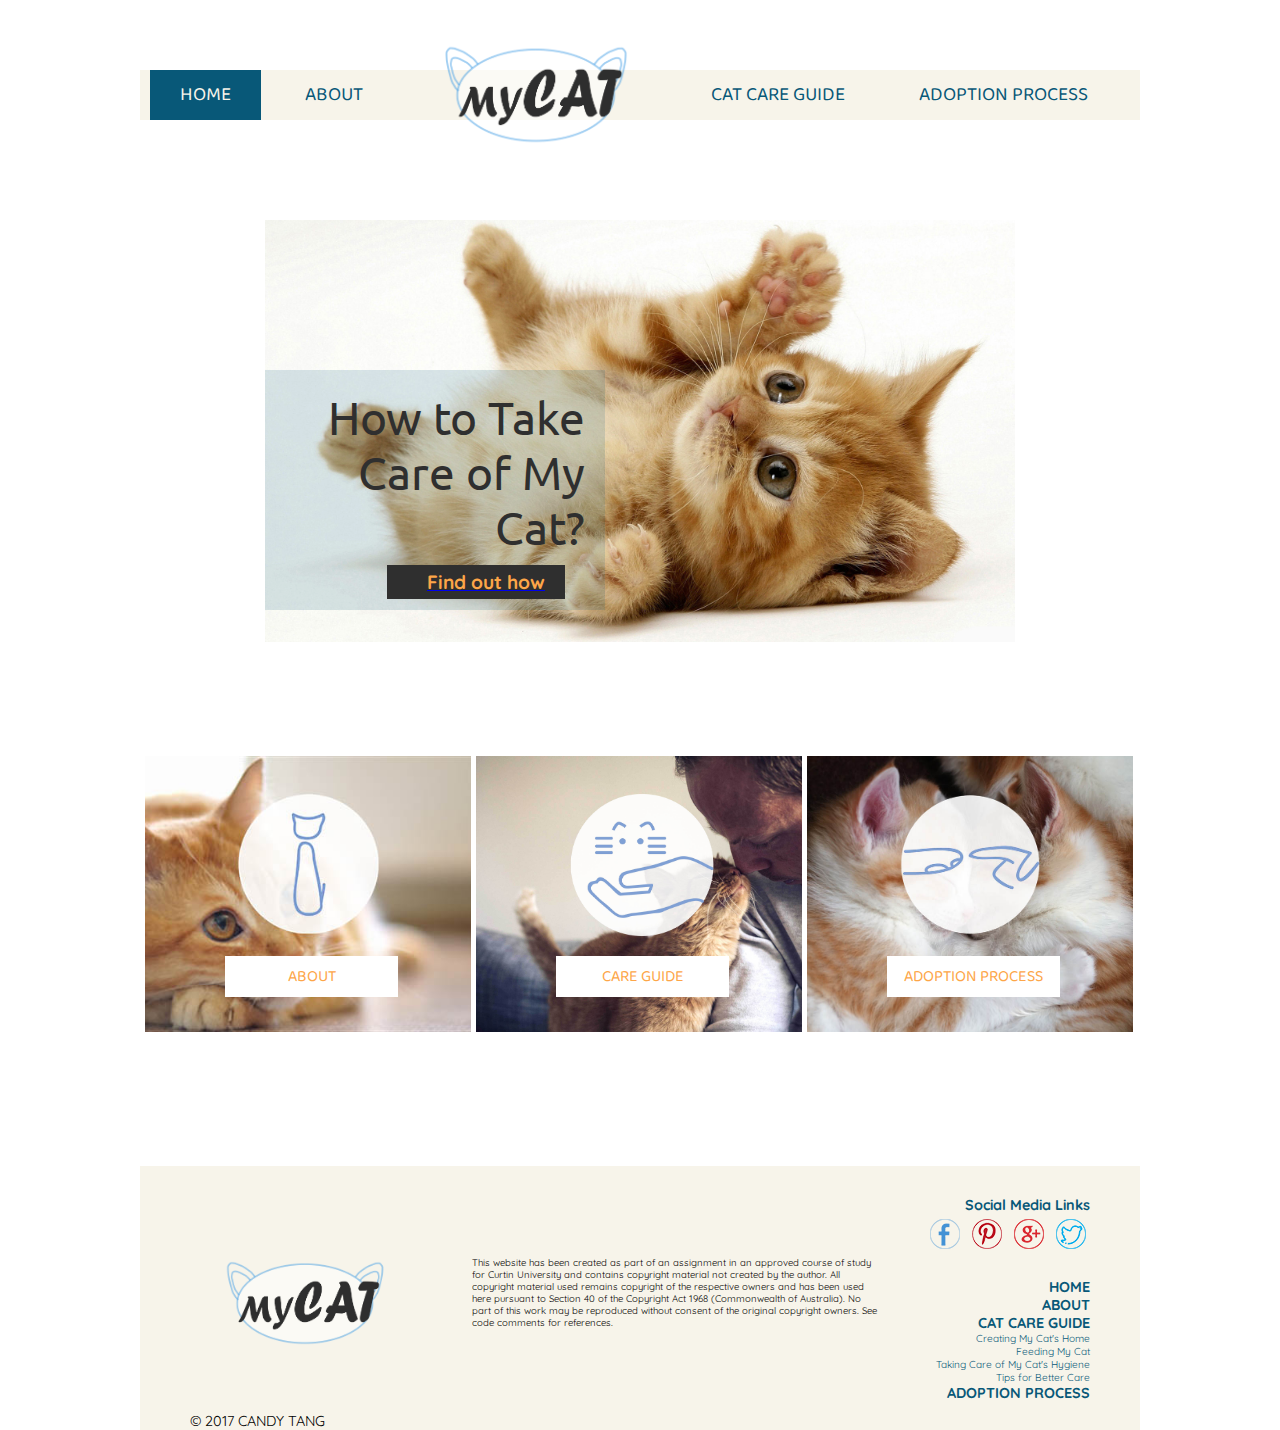
<file: index.html>
<!DOCTYPE html>
<html lang="en">
<head>
      <meta name="How to adopt and take care of my cat" content="How to take care of my cat for elderly">
      <!-- The content attribute allows my target audience and other users using search engines to find my website more easily through the key words. -->
      <title>My Cat</title>
      <link href="css/mainstyles.css" rel="stylesheet" type="text/css">
      <!--links to fonts used-->
      <link href="https://fonts.googleapis.com/css?family=Baloo" rel="stylesheet">
      <!--This is the link to the font used for the naviagtion text and individual pages' h1 (excludes home page's)-->
      <link href="https://fonts.googleapis.com/css?family=Ubuntu" rel="stylesheet">
      <!--This is the link to the font used for home page's h1 and h2s of cat care guide-->
      <link href="https://fonts.googleapis.com/css?family=Quicksand" rel="stylesheet">
      <!--Font for tag line, paragraphs and footer links-->
    
       <!--favicon-->
    <link rel="apple-touch-icon" sizes="180x180" href="images/favicon/apple-touch-icon.png">
    <link rel="icon" type="image/png" sizes="32x32" href="images/favicon/favicon-32x32.png">
    <link rel="icon" type="image/png" sizes="16x16" href="images/favicon/favicon-16x16.png">
    <link rel="manifest" href="images/favicon/manifest.json">
    <link rel="mask-icon" href="images/favicon/safari-pinned-tab.svg" color="#5bbad5">
    <meta name="theme-color" content="#ffffff">
    
</head>
<body>
<main>
<!--TOP NAVIGATION BAR with dropdown menu-->
  <header>
      <nav class="nav-main">
      <!--the nav is given a class so that it can be targeted in CSS-->
      <ul>
        <li class="current"><a href="index.html" class="nav-item" title="MyCat home page">HOME</a></li>
        <li><a href="about.html" class="nav-item" title="About MyCat">ABOUT</a></li>
        <li><a href="index.html" class="nav-item logo_nav">
            <img src="images/logo_design.svg" alt="MyCat logo">
            <!--This is the logo of my website; it will appear in the middle of the top navigation bar and be a clickable link back to the home page.-->
        </a></li>
        <li><a href="#" class="nav-item" title="Cat Care Guide menu">CAT CARE GUIDE</a>
        <!-- A # is used as the value of href as this link is a click-able dropdown menu, and therefore is not going to another link.-->
            <div class="nav-content">
            <!--this will have a maximum height of zero, so the dropdown menu's content can be hidden when not required. Better than putting this in under nav-sub as it can get more complicated.-->
                <!--dropdown content-->
                <div class="nav-sub">
                      <ul>
                        <li><a href="shelter.html" title="Creating My Cat&apos;s Home">Creating My Cat&apos;s Home</a></li>
                        <li><a href="food.html" title="Feeding My Cat">Feeding My Cat</a></li>
                        <li><a href="hygiene.html" title="Taking Care of My Cat&apos;s Hygiene">Taking Care of My Cat&apos;s Hygiene</a></li>
                        <li><a href="tips.html" title="Tips for Better Care of My Cat">Tips for Better Care</a></li>
                      </ul>
                </div>
            </div>
        </li>
        <li><a href="adoption.html" class="nav-item" title="The basic adoption process">ADOPTION PROCESS</a></li>
      </ul>
      </nav>
  </header>
<!--END of TOP NAVIGATION BAR-->



  <header>
    <!--head banner image-->
    <div class="header_image">
      <img src="images/index/home_cat.jpg" alt="Homepage Playful Cat image">
      <!-- 2015. “Cats and Their Magic Power?” Sites at Penn State. https://sites.psu.edu/siowfa15/2015/10/21/cats-and-their-magic-power/.-->
      <!--texts that sits on top of the header image-->
      <h1>How to Take Care of My Cat&#63;</h1>
      <a href="guide.html" title="Cat care guide"><span><b>Find out how</b></span></a>
    </div>
  </header>
  <!--the three major links with background photos-->
  <div  class="clearfix threegap">
    <div  class="sub_three">
          <a href="about.html">
            <img src="images/index/homeabout_cat.jpg" alt="About MyCat Cat Image">
            <!--2017. “Grief and Loss.” Cats Protection. Accessed March 29, http://www.cats.org.uk/what-we-do. -->
          </a><br>
        <a href="about.html" title="About MyCat" class="sub_three_t">ABOUT</a>
    </div>
    <div  class="sub_three">
          <a href="guide.html">
            <img src="images/index/homecare_cat.jpg" alt="Man and Cat Touching Nose">
            <!--ISTOCK/KNAPE. 2017. Reader’s Digest. Accessed March 29, http://www.rd.com/advice/pets/how-to-decode-your-cats-behavior/. -->
          </a><br>
        <a href="guide.html" title="Cat care guide" class="sub_three_t">CARE GUIDE</a>
    </div>
    <div  class="sub_three">
          <a href="adoption.html">
            <img src="images/index/homeadoption_cat.jpg" alt="Two Cats Sleeping">
            <!--2017. Cat Protection Society of Victoria. Accessed March 29, http://www.catprotection.com.au/. -->
          </a><br>
        <a href="adoption.html" title="The basic adoption process" class="sub_three_t">ADOPTION PROCESS</a>
    </div>
  </div>



  <footer>
<!--The logo goes to the LEFT in the footer-->
<div class="footer_logo">
      <a href="index.html" title="MyCat">
        <img src="images/logo_design.svg" alt="MyCat logo">
      </a>
</div>
<!--This content goes in the MIDDLE of the footer-->
<div class="disclaimer">
      <p>This website has been created as part of an assignment in an approved course of study for Curtin University and contains copyright material not created by the author. All copyright material used remains copyright of the respective owners and has been used here pursuant to Section 40 of the Copyright Act 1968 &#40;Commonwealth of Australia&#41;. No part of this work may be reproduced without consent of the original copyright owners. See code comments for references.</p>
</div>
<!--This goes to the RIGHT in the footer-->
<div class="footer_links">
          <p>Social Media Links</p>
          <ul class="footer_social">
              <li>
                  <a href="https://www.facebook.com/" title="Visit MyCat on Facebook">
                      <img src="images/socialmedia/face.png" alt="Facebook icon">
                      <!--Ahkam. 2017. “Facebook Logo Png 2.” Free Icons Png. Accessed May1, http://www.freeiconspng.com/free-images/facebook-logo-png-1.-->
                  </a>
              </li>
              <li>
                  <a href="https://au.pinterest.com/" title="Visit MyCat on Pinterest">
                      <img src="images/socialmedia/pin.png" alt="Pinterest icon">
                      <!--Pinterest. 2012. “Pinterest.” Brands of The World. https://www.brandsoftheworld.com/logo/pinterest-icon-0.-->
                  </a>
              </li>
              <li>
                  <a href="https://plus.google.com/" title="Visit MyCat on Google&#43;">
                      <img src="images/socialmedia/goog.png" alt="Google&#43; icon">
                      <!--2017. “Google+ Logo.” JCR Off Road. Accessed May 1, https://www.jcroffroad.com/.-->
                      <!--note: image was edited by me to archive a unified look accross all of the social media icons-->
                  </a>
              </li>
              <li>
                  <a href="https://twitter.com/?lang=en" title="Visit MyCat on Twitter">
                      <img src="images/socialmedia/twt.png" alt="Twitter icon">
                      <!--Ulum, Muhamad. 2017. “Bird, Follow, Hashtag, Logo …” Icon Finder. Accessed May 1, https://www.iconfinder.com/icons/299722/bird_follow_hashtag_logo_mention_retweet_social_social_media_tweet_tweets_twitter_icon. -->
                      <!--note: image was edited by me to archive a unified look accross all of the social media icons-->
                  </a>
              </li>
          </ul><br>


      <ul class="footer_nav">
        <li><a href="index.html" title="MyCat home">HOME</a></li>
        <li><a href="about.html" title="About MyCat">ABOUT</a></li>
        <li><a href="guide.html" title="Cat care guide">CAT CARE GUIDE</a>
            <ul class="footer_nav_addi">
              <li><a href="shelter.html" title="Creating My Cat&apos;s Home">Creating My Cat&apos;s Home</a></li>
              <li><a href="food.html" title="Feeding My Cat">Feeding My Cat</a></li>
              <li><a href="hygiene.html" title="Taking Care of My Cat&apos;s Hygiene">Taking Care of My Cat&apos;s Hygiene</a></li>
              <li><a href="tips.html" title="Tips for Better Care of My Cat">Tips for Better Care</a></li>
            </ul>
        </li>
        <li><a href="adoption.html" title="The basic adoption process">ADOPTION PROCESS</a></li>
      </ul>
</div>


      <p>&copy; 2017 CANDY TANG</p>
  </footer>
</main>
</body>
</html>
</file>
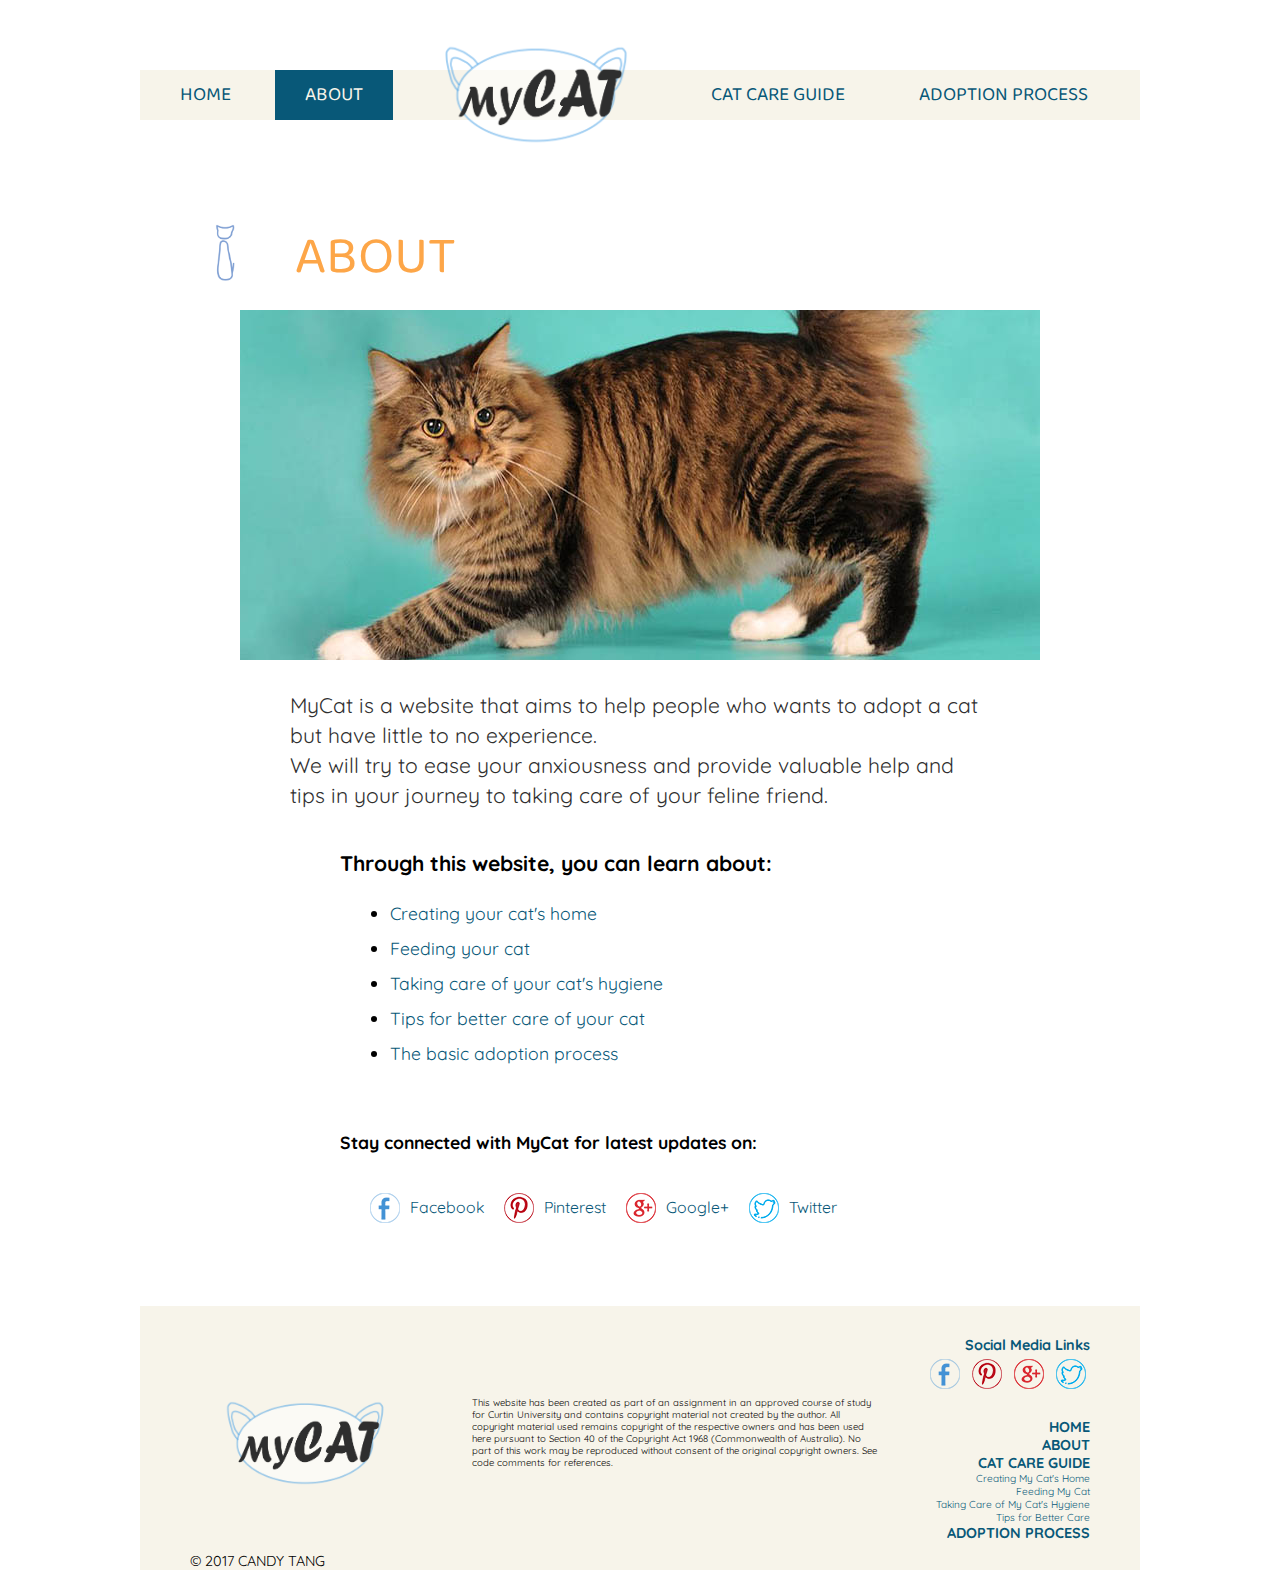
<file: about.html>
<!DOCTYPE HTML>
<html lang="en">
<head>
      <meta name="About page for MyCat" content="About MyCat, cat care guide for elderly">
      <title>About MyCat</title>
      <link href="css/mainstyles.css" rel="stylesheet" type="text/css">
      <link href="https://fonts.googleapis.com/css?family=Baloo" rel="stylesheet">
      <!--This is the link to the font used for the naviagtion text and individual pages' h1 (excludes home page's)-->
      <link href="https://fonts.googleapis.com/css?family=Ubuntu" rel="stylesheet">
      <!--This is the link to the font used for home page's h1 and h2s of cat care guide-->
      <link href="https://fonts.googleapis.com/css?family=Quicksand" rel="stylesheet">
      <!--Font for tag line, paragraphs and footer links-->
    
       <!--favicon-->
    <link rel="apple-touch-icon" sizes="180x180" href="images/favicon/apple-touch-icon.png">
    <link rel="icon" type="image/png" sizes="32x32" href="images/favicon/favicon-32x32.png">
    <link rel="icon" type="image/png" sizes="16x16" href="images/favicon/favicon-16x16.png">
    <link rel="manifest" href="images/favicon/manifest.json">
    <link rel="mask-icon" href="images/favicon/safari-pinned-tab.svg" color="#5bbad5">
    <meta name="theme-color" content="#ffffff">
    
</head>
<body>
<main>
  <header>
      <nav class="nav-main">
      <!--the nav is given a class so that it can be targeted in CSS-->
      <ul>
        <li><a href="index.html" class="nav-item" title="MyCat home page">HOME</a></li>
        <li class="current"><a href="about.html" class="nav-item" title="About MyCat">ABOUT</a></li>
        <li><a href="index.html" class="nav-item logo_nav">
            <img src="images/logo_design.svg" alt="MyCat logo">
            <!--This is the logo of my website; it will appear in the middle of the top navigation bar and be a clickable link back to the home page.-->
        </a></li>
        <li><a href="#" class="nav-item" title="Cat Care Guide menu">CAT CARE GUIDE</a>
        <!-- A # is used as the value of href as this link is a click-able dropdown menu, and therefore is not going to another link.-->
            <div class="nav-content">
            <!--this will have a maximum height of zero, so the dropdown menu's content can be hidden when not required. Better than putting this in under nav-sub as it can get more complicated.-->
                <div class="nav-sub">
                      <ul>
                        <li><a href="shelter.html" title="Creating My Cat&apos;s Home">Creating My Cat&apos;s Home</a></li>
                        <li><a href="food.html" title="Feeding My Cat">Feeding My Cat</a></li>
                        <li><a href="hygiene.html" title="Taking Care of My Cat&apos;s Hygiene">Taking Care of My Cat&apos;s Hygiene</a></li>
                        <li><a href="tips.html" title="Tips for Better Care of My Cat">Tips for Better Care</a></li>
                      </ul>
                </div>
            </div>
        </li>
        <li><a href="adoption.html" class="nav-item" title="The basic adoption process">ADOPTION PROCESS</a></li>
      </ul>
      </nav>
  </header>


<article>
  <header class="head_title">
    <div class="header_icon"><img src="images/icons/icon_about.svg" alt="About MyCat icon"></div>
    <h1 class="page_nav_title">ABOUT</h1>
    <img src="images/about_header.jpg" alt="About page&apos;s head image">
    <!--2016. “Breed Cats Without A Tail.” Best Cats. http://best-cats.net.ru/PorodaKoshek/porodi-koshek-bez-hvosta.-->
    <!-- ABOUT page's large decorative image. NOTE: an orange colour, which is the same oragne used across my site, filter is given to the image to create warmth and unity.-->
    <p>MyCat is a website that aims to help people who wants to adopt a cat but have little to no experience.<br> We will try to ease your anxiousness and provide valuable help and tips in your journey to taking care of your feline friend.</p>
  </header>
      <section>
          <h4>Through this website, you can learn about&#58;</h4>
        <ul>
          <li><a href="shelter.html" title="Creating your cat&apos;s home">Creating your cat&apos;s home</a></li>
          <li><a href="food.html" title="Feeding your cat">Feeding your cat</a></li>
          <li><a href="hygiene.html" title="Taking care of your cat&apos;s hygiene">Taking care of your cat&apos;s hygiene</a></li>
          <li><a href="tips.html" title="Tips for better care of your cat">Tips for better care of your cat</a></li>
          <li><a href="adoption.html" title="The basic adoption process">The basic adoption process</a></li>
        </ul>
      </section>
    </article>
    
    
      <aside class="clearfix">
        <h5>Stay connected with MyCat for latest updates on&#58;</h5>
        <ul>
          <li>
            <a href="https://www.facebook.com/" title="Visit MyCat on Facebook">
                <img src="images/socialmedia/face.png" alt="Facebook icon"></a>
              <!--Ahkam. 2017. “Facebook Logo Png 2.” Free Icons Png. Accessed May1, http://www.freeiconspng.com/free-images/facebook-logo-png-1.-->
            <a href="https://www.facebook.com/" title="Facebook" class="media_name">Facebook</a>
          </li>
          <li>
            <a href="https://au.pinterest.com/" title="Visit MyCat on Pinterest">
                <img src="images/socialmedia/pin.png" alt="Pinterest icon"></a>
              <!--Pinterest. 2012. “Pinterest.” Brands of The World. https://www.brandsoftheworld.com/logo/pinterest-icon-0.-->
            <a href="https://au.pinterest.com/" title="Pinterest" class="media_name">Pinterest</a>
          </li>
          <li>
            <a href="https://plus.google.com/" title="Visit MyCat on Google&#43;">
                <img src="images/socialmedia/goog.png" alt="Google&#43; icon"></a>
              <!--2017. “Google+ Logo.” JCR Off Road. Accessed May 1, https://www.jcroffroad.com/.-->
            <a href="https://plus.google.com/" title="Google&#43;" class="media_name">Google&#43;</a>
          </li>
          <li>
            <a href="https://twitter.com/?lang=en" title="Visit MyCat on Twitter">
                <img src="images/socialmedia/twt.png" alt="Twitter icon"></a>
              <!--Ulum, Muhamad. 2017. “Bird, Follow, Hashtag, Logo …” Icon Finder. Accessed May 1, https://www.iconfinder.com/icons/299722/bird_follow_hashtag_logo_mention_retweet_social_social_media_tweet_tweets_twitter_icon. -->
            <a href="https://twitter.com/?lang=en" title="Twitter" class="media_name">Twitter</a>
          </li>
        </ul>
      </aside>




  <footer>
<!--The logo goes to the LEFT in the footer-->
<div class="footer_logo">
      <a href="index.html" title="MyCat">
        <img src="images/logo_design.svg" alt="MyCat logo">
      </a>
</div>
<!--This content goes in the MIDDLE of the footer-->
<div class="disclaimer">
      <p>This website has been created as part of an assignment in an approved course of study for Curtin University and contains copyright material not created by the author. All copyright material used remains copyright of the respective owners and has been used here pursuant to Section 40 of the Copyright Act 1968 &#40;Commonwealth of Australia&#41;. No part of this work may be reproduced without consent of the original copyright owners. See code comments for references.</p>
</div>
<!--This goes to the RIGHT in the footer-->
<div class="footer_links">
          <p>Social Media Links</p>
          <ul class="footer_social">
              <li>
                  <a href="https://www.facebook.com/" title="Visit MyCat on Facebook">
                      <img src="images/socialmedia/face.png" alt="Facebook icon">
                      <!--Ahkam. 2017. “Facebook Logo Png 2.” Free Icons Png. Accessed May1, http://www.freeiconspng.com/free-images/facebook-logo-png-1.-->
                  </a>
              </li>
              <li>
                  <a href="https://au.pinterest.com/" title="Visit MyCat on Pinterest">
                      <img src="images/socialmedia/pin.png" alt="Pinterest icon">
                      <!--Pinterest. 2012. “Pinterest.” Brands of The World. https://www.brandsoftheworld.com/logo/pinterest-icon-0.-->
                  </a>
              </li>
              <li>
                  <a href="https://plus.google.com/" title="Visit MyCat on Google&#43;">
                      <img src="images/socialmedia/goog.png" alt="Google&#43; icon">
                      <!--2017. “Google+ Logo.” JCR Off Road. Accessed May 1, https://www.jcroffroad.com/.-->
                      <!--note: image was edited by me to archive a unified look accross all of the social media icons-->
                  </a>
              </li>
              <li>
                  <a href="https://twitter.com/?lang=en" title="Visit MyCat on Twitter">
                      <img src="images/socialmedia/twt.png" alt="Twitter icon">
                      <!--Ulum, Muhamad. 2017. “Bird, Follow, Hashtag, Logo …” Icon Finder. Accessed May 1, https://www.iconfinder.com/icons/299722/bird_follow_hashtag_logo_mention_retweet_social_social_media_tweet_tweets_twitter_icon. -->
                      <!--note: image was edited by me to archive a unified look accross all of the social media icons-->
                  </a>
              </li>
          </ul><br>


      <ul class="footer_nav">
        <li><a href="index.html" title="MyCat home">HOME</a></li>
        <li><a href="about.html" title="About MyCat">ABOUT</a></li>
        <li><a href="guide.html" title="Cat care guide">CAT CARE GUIDE</a>
            <ul class="footer_nav_addi">
              <li><a href="shelter.html" title="Creating My Cat&apos;s Home">Creating My Cat&apos;s Home</a></li>
              <li><a href="food.html" title="Feeding My Cat">Feeding My Cat</a></li>
              <li><a href="hygiene.html" title="Taking Care of My Cat&apos;s Hygiene">Taking Care of My Cat&apos;s Hygiene</a></li>
              <li><a href="tips.html" title="Tips for Better Care of My Cat">Tips for Better Care</a></li>
            </ul>
        </li>
        <li><a href="adoption.html" title="The basic adoption process">ADOPTION PROCESS</a></li>
      </ul>
</div>


      <p>&copy; 2017 CANDY TANG</p>
  </footer>
</main>
</body>
</html>
</file>
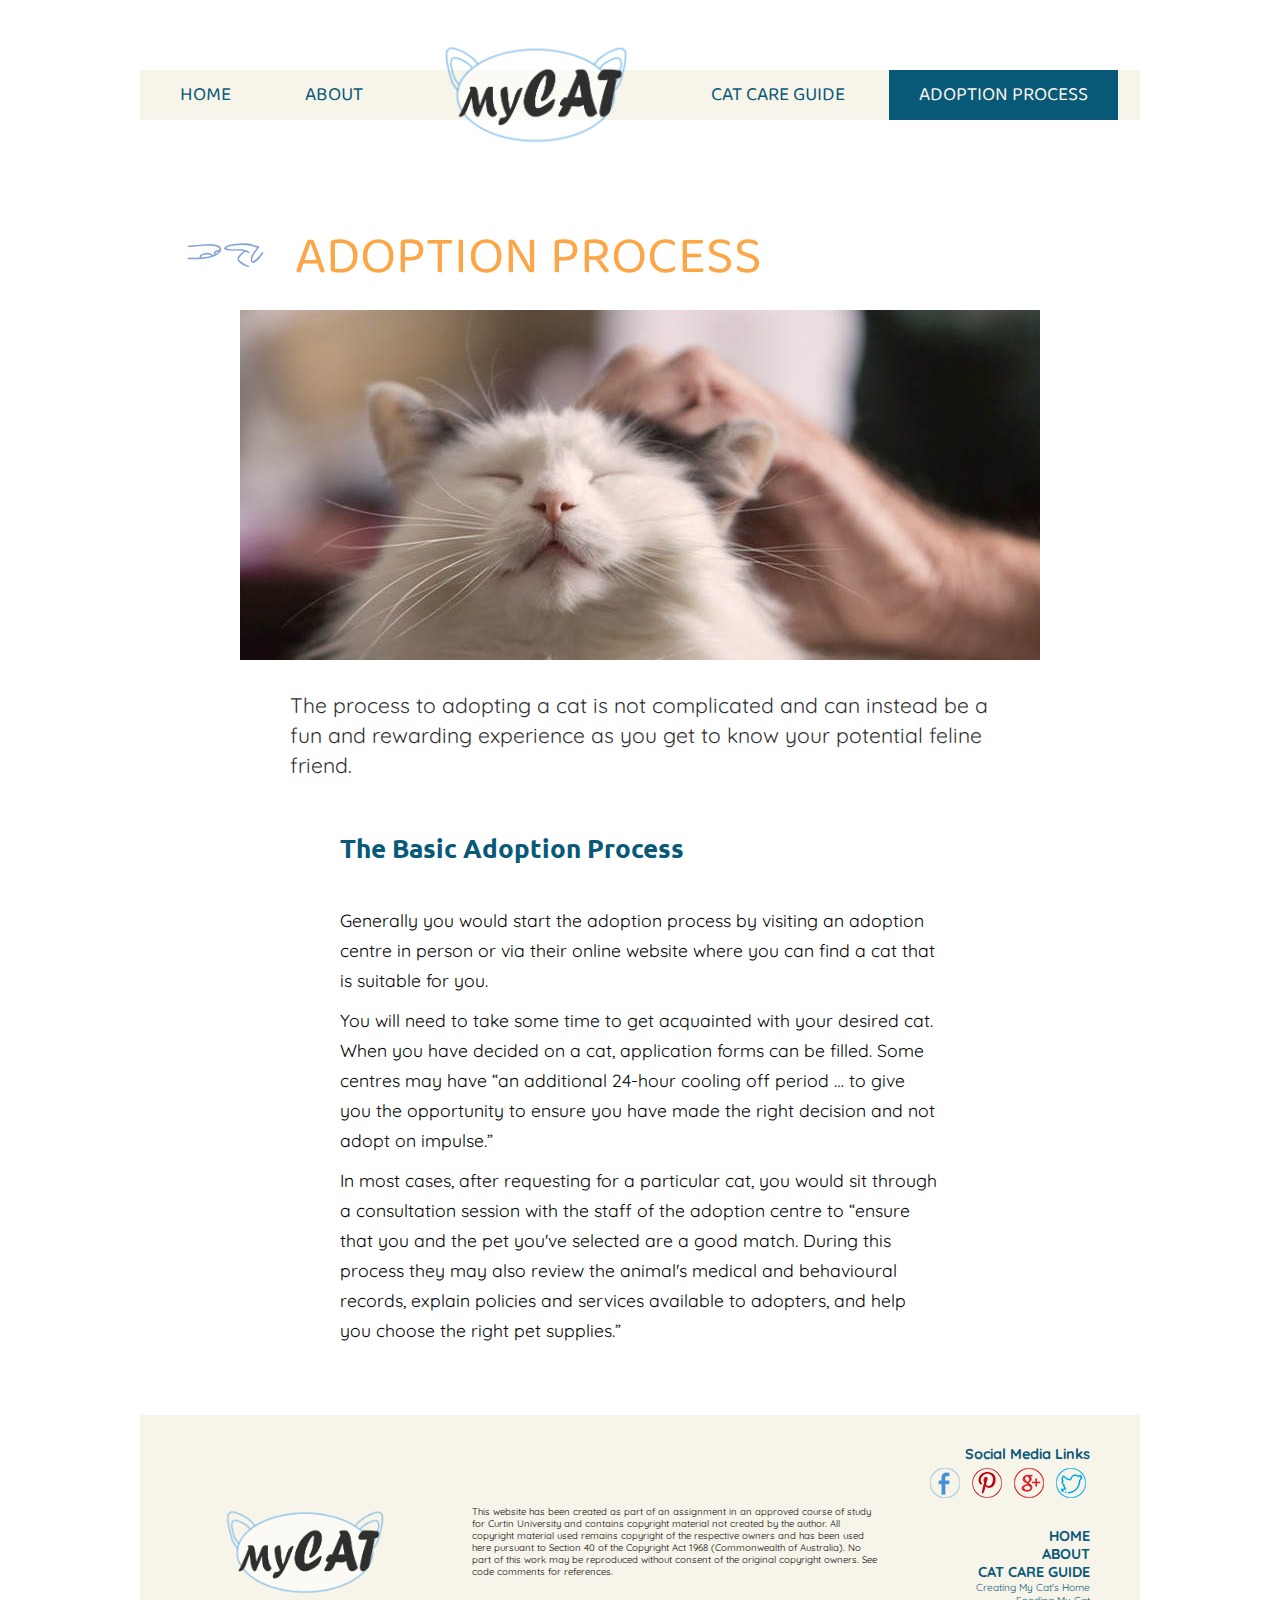
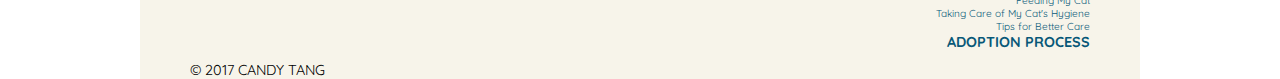
<file: adoption.html>
<!DOCTYPE html>
<html lang="en">
<head>
      <meta name="The basic adoption process for cats" content="Adoption process of cats">
      <title>Adoption Process</title>
      <link href="css/mainstyles.css" rel="stylesheet" type="text/css">
      <link href="https://fonts.googleapis.com/css?family=Baloo" rel="stylesheet">
      <!--This is the link to the font used for the naviagtion text and individual pages' h1 (excludes home page's)-->
      <link href="https://fonts.googleapis.com/css?family=Ubuntu" rel="stylesheet">
      <!--This is the link to the font used for home page's h1 and h2s of cat care guide-->
      <link href="https://fonts.googleapis.com/css?family=Quicksand" rel="stylesheet">
      <!--Font for tag line, paragraphs and footer links-->

    <!--favicon-->
    <link rel="apple-touch-icon" sizes="180x180" href="images/favicon/apple-touch-icon.png">
    <link rel="icon" type="image/png" sizes="32x32" href="images/favicon/favicon-32x32.png">
    <link rel="icon" type="image/png" sizes="16x16" href="images/favicon/favicon-16x16.png">
    <link rel="manifest" href="images/favicon/manifest.json">
    <link rel="mask-icon" href="images/favicon/safari-pinned-tab.svg" color="#5bbad5">
    <meta name="theme-color" content="#ffffff">
     
</head>
<body>
<main>
  <header>
      <nav class="nav-main">
      <!--the nav is given a class so that it can be targeted in CSS-->
      <ul>
        <li><a href="index.html" class="nav-item" title="MyCat home page">HOME</a></li>
        <li><a href="about.html" class="nav-item" title="About MyCat">ABOUT</a></li>
        <li><a href="index.html" class="nav-item logo_nav">
            <img src="images/logo_design.svg" alt="MyCat logo">
            <!--This is the logo of my website; it will appear in the middle of the top navigation bar and be a clickable link back to the home page.-->
        </a></li>
        <li><a href="#" class="nav-item" title="Cat Care Guide menu">CAT CARE GUIDE</a>
        <!-- A # is used as the value of href as this link is a click-able dropdown menu, and therefore is not going to another link.-->
            <div class="nav-content">
            <!--this will have a maximum height of zero, so the dropdown menu's content can be hidden when not required. Better than putting this in under nav-sub as it can get more complicated.-->
                <div class="nav-sub">
                      <ul>
                        <li><a href="shelter.html" title="Creating My Cat&apos;s Home">Creating My Cat&apos;s Home</a></li>
                        <li><a href="food.html" title="Feeding My Cat">Feeding My Cat</a></li>
                        <li><a href="hygiene.html" title="Taking Care of My Cat&apos;s Hygiene">Taking Care of My Cat&apos;s Hygiene</a></li>
                        <li><a href="tips.html" title="Tips for Better Care of My Cat">Tips for Better Care</a></li>
                      </ul>
                </div>
            </div>
        </li>
        <li class="current"><a href="adoption.html" class="nav-item" title="The basic adoption process">ADOPTION PROCESS</a></li>
      </ul>
      </nav>
  </header>


    <article>
      <header class="head_title">
        <div class="header_icon"><img src="images/icons/icon_adopt.svg" alt="MyCat adopt icon"></div>
        <h1 class="page_nav_title">ADOPTION PROCESS</h1>
        <img src="images/adopt_header.jpg" alt="Adopt page&apos;s head image">
        <!--2017. “Dementia in Elderly Cats.” Your Cat. Accessed May 1, https://www.yourcat.co.uk/older-cats/dementia-in-elderly-cats.html. -->
        <p>The process to adopting a cat is not complicated and can instead be a fun and rewarding experience as you get to know your potential feline friend.</p>
      </header>
      <section>
          <h3>The Basic Adoption Process</h3>
          <p>Generally you would start the adoption process by visiting an adoption centre in person or via their online website where you can find a cat that is suitable for you.</p>
          <p>You will need to take some time to get acquainted with your desired cat. When you have decided on a cat, application forms can be filled. Some centres may have &ldquo;an additional 24&#45;hour cooling off period &hellip; to give you the opportunity to ensure you have made the right decision and not adopt on impulse.&rdquo;</p>
          <!--2017. "Adoption Process." RSPCA. Accessed April 23, https://www.rspca.org.au/adopt-pet/adopting-catkitten/adoption-process.-->
          <p>In most cases, after requesting for a particular cat, you would sit through a consultation session with the staff of the adoption centre to &ldquo;ensure that you and the pet you&#39;ve selected are a good match. During this process they may also review the animal&#39;s medical and behavioural records, explain policies and services available to adopters, and help you choose the right pet supplies.&rdquo;</p>
          <!--2017. "How Adoption Works." Animal Humane Society. Accessed April 23, https://www.animalhumanesociety.org/adoption/how-adoption-works.-->
      </section>
    </article>



  <footer>
<!--The logo goes to the LEFT in the footer-->
<div class="footer_logo">
      <a href="index.html" title="MyCat">
        <img src="images/logo_design.svg" alt="MyCat logo">
      </a>
</div>
<!--This content goes in the MIDDLE of the footer-->
<div class="disclaimer">
      <p>This website has been created as part of an assignment in an approved course of study for Curtin University and contains copyright material not created by the author. All copyright material used remains copyright of the respective owners and has been used here pursuant to Section 40 of the Copyright Act 1968 &#40;Commonwealth of Australia&#41;. No part of this work may be reproduced without consent of the original copyright owners. See code comments for references.</p>
</div>
<!--This goes to the RIGHT in the footer-->
<div class="footer_links">
          <p>Social Media Links</p>
          <ul class="footer_social">
              <li>
                  <a href="https://www.facebook.com/" title="Visit MyCat on Facebook">
                      <img src="images/socialmedia/face.png" alt="Facebook icon">
                      <!--Ahkam. 2017. “Facebook Logo Png 2.” Free Icons Png. Accessed May1, http://www.freeiconspng.com/free-images/facebook-logo-png-1.-->
                  </a>
              </li>
              <li>
                  <a href="https://au.pinterest.com/" title="Visit MyCat on Pinterest">
                      <img src="images/socialmedia/pin.png" alt="Pinterest icon">
                      <!--Pinterest. 2012. “Pinterest.” Brands of The World. https://www.brandsoftheworld.com/logo/pinterest-icon-0.-->
                  </a>
              </li>
              <li>
                  <a href="https://plus.google.com/" title="Visit MyCat on Google&#43;">
                      <img src="images/socialmedia/goog.png" alt="Google&#43; icon">
                      <!--2017. “Google+ Logo.” JCR Off Road. Accessed May 1, https://www.jcroffroad.com/.-->
                      <!--note: image was edited by me to archive a unified look accross all of the social media icons-->
                  </a>
              </li>
              <li>
                  <a href="https://twitter.com/?lang=en" title="Visit MyCat on Twitter">
                      <img src="images/socialmedia/twt.png" alt="Twitter icon">
                      <!--Ulum, Muhamad. 2017. “Bird, Follow, Hashtag, Logo …” Icon Finder. Accessed May 1, https://www.iconfinder.com/icons/299722/bird_follow_hashtag_logo_mention_retweet_social_social_media_tweet_tweets_twitter_icon. -->
                      <!--note: image was edited by me to archive a unified look accross all of the social media icons-->
                  </a>
              </li>
          </ul><br>


      <ul class="footer_nav">
        <li><a href="index.html" title="MyCat home">HOME</a></li>
        <li><a href="about.html" title="About MyCat">ABOUT</a></li>
        <li><a href="guide.html" title="Cat care guide">CAT CARE GUIDE</a>
            <ul class="footer_nav_addi">
              <li><a href="shelter.html" title="Creating My Cat&apos;s Home">Creating My Cat&apos;s Home</a></li>
              <li><a href="food.html" title="Feeding My Cat">Feeding My Cat</a></li>
              <li><a href="hygiene.html" title="Taking Care of My Cat&apos;s Hygiene">Taking Care of My Cat&apos;s Hygiene</a></li>
              <li><a href="tips.html" title="Tips for Better Care of My Cat">Tips for Better Care</a></li>
            </ul>
        </li>
        <li><a href="adoption.html" title="The basic adoption process">ADOPTION PROCESS</a></li>
      </ul>
</div>


      <p>&copy; 2017 CANDY TANG</p>
  </footer>
  </main>
  </body>
  </html>
</file>
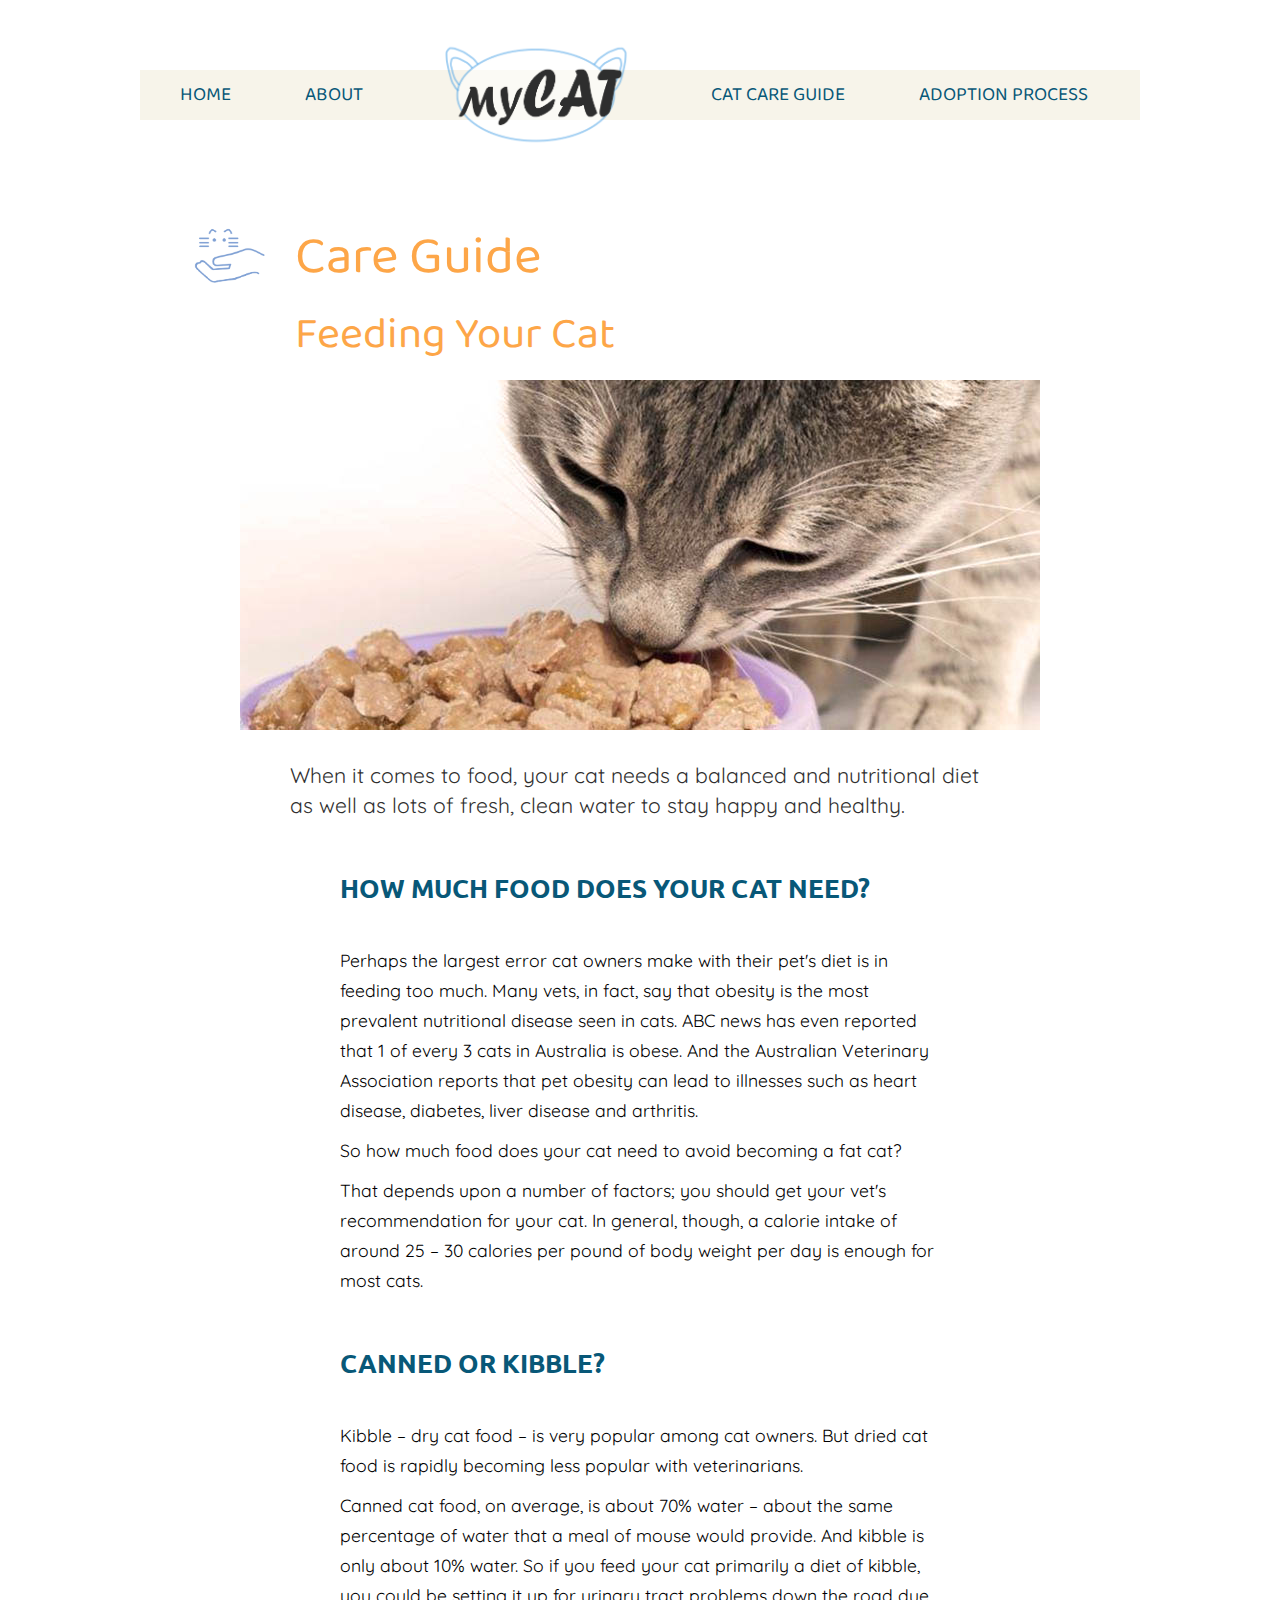
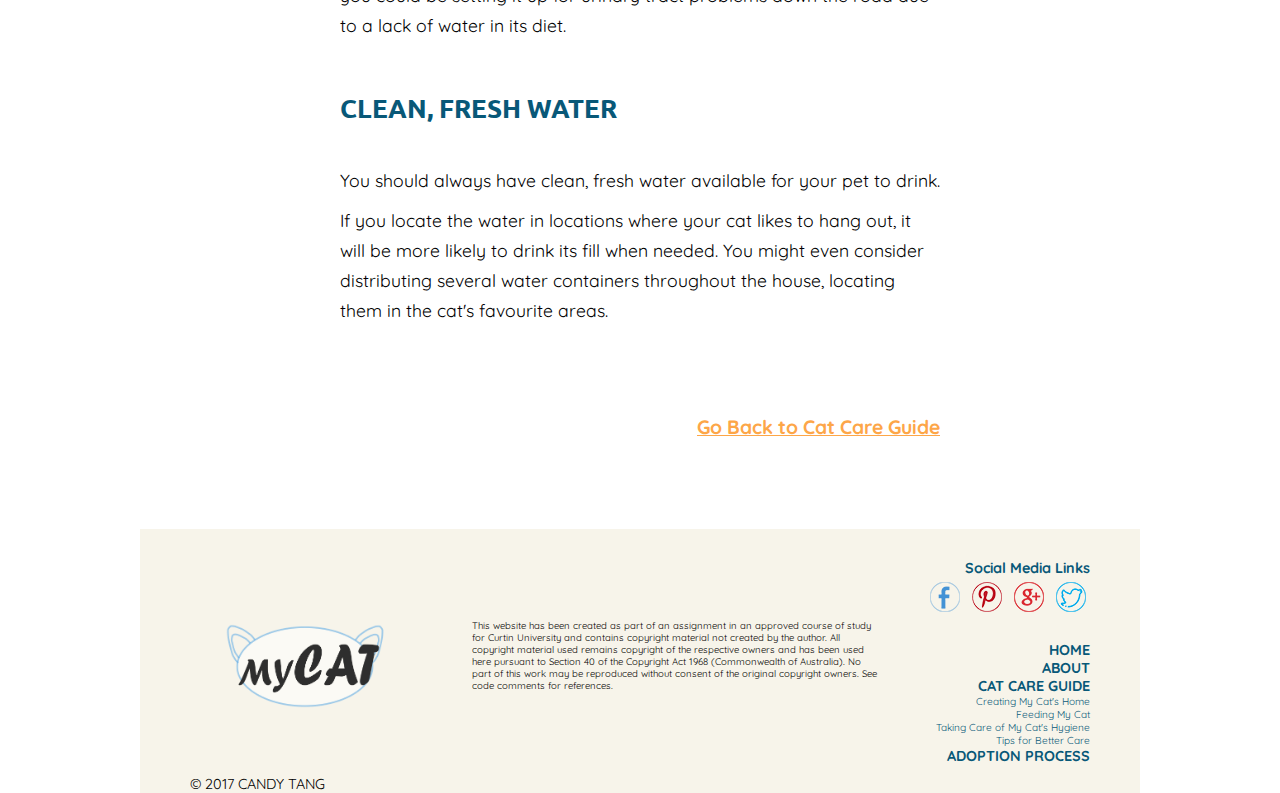
<file: food.html>
<!DOCTYPE html>
<html lang="en">
<head>
      <meta name="Feeding your cat" content="What to feed your cat">
      <title>Feeding Your Cat</title>
      <link href="css/mainstyles.css" rel="stylesheet" type="text/css">
      <link href="https://fonts.googleapis.com/css?family=Baloo" rel="stylesheet">
      <!--This is the link to the font used for the naviagtion text and individual pages' h1 (excludes home page's)-->
      <link href="https://fonts.googleapis.com/css?family=Ubuntu" rel="stylesheet">
      <!--This is the link to the font used for home page's h1 and h2s of cat care guide-->
      <link href="https://fonts.googleapis.com/css?family=Quicksand" rel="stylesheet">
      <!--Font for tag line, paragraphs and footer links-->
    
       <!--favicon-->
    <link rel="apple-touch-icon" sizes="180x180" href="images/favicon/apple-touch-icon.png">
    <link rel="icon" type="image/png" sizes="32x32" href="images/favicon/favicon-32x32.png">
    <link rel="icon" type="image/png" sizes="16x16" href="images/favicon/favicon-16x16.png">
    <link rel="manifest" href="images/favicon/manifest.json">
    <link rel="mask-icon" href="images/favicon/safari-pinned-tab.svg" color="#5bbad5">
    <meta name="theme-color" content="#ffffff">
    
</head>
<body>
<main>
  <header>
      <nav class="nav-main">
      <!--the nav is given a class so that it can be targeted in CSS-->
      <ul>
        <li><a href="index.html" class="nav-item" title="MyCat home page">HOME</a></li>
        <li><a href="about.html" class="nav-item" title="About MyCat">ABOUT</a></li>
        <li><a href="index.html" class="nav-item logo_nav">
            <img src="images/logo_design.svg" alt="MyCat logo">
            <!--This is the logo of my website; it will appear in the middle of the top navigation bar and be a clickable link back to the home page.-->
        </a></li>
        <li><a href="#" class="nav-item" title="Cat Care Guide menu">CAT CARE GUIDE</a>
        <!-- A # is used as the value of href as this link is a click-able dropdown menu, and therefore is not going to another link.-->
            <div class="nav-content">
            <!--this will have a maximum height of zero, so the dropdown menu's content can be hidden when not required. Better than putting this in under nav-sub as it can get more complicated.-->
                <div class="nav-sub">
                      <ul>
                        <li><a href="shelter.html" title="Creating My Cat&apos;s Home">Creating My Cat&apos;s Home</a></li>
                        <li class="current"><a href="food.html" title="Feeding My Cat">Feeding My Cat</a></li>
                        <li><a href="hygiene.html" title="Taking Care of My Cat&apos;s Hygiene">Taking Care of My Cat&apos;s Hygiene</a></li>
                        <li><a href="tips.html" title="Tips for Better Care of My Cat">Tips for Better Care</a></li>
                      </ul>
                </div>
            </div>
        </li>
        <li><a href="adoption.html" class="nav-item" title="The basic adoption process">ADOPTION PROCESS</a></li>
      </ul>
      </nav>
  </header>


    <article>
      <header class="head_title">
        <div class="header_icon"><img src="images/icons/icon_guide.svg" alt="MyCat guide icon"></div>
        <a href="guide.html" title="Go back to cat care guide" class="page_nav_title nav_title_hover">Care Guide</a>
        <h2>Feeding Your Cat</h2>
        <img src="images/subguide/header_food.jpg" alt="Food page header image">
        <!--Viktor. 2017. ACS. Accessed March 29, https://www.acs.org/content/acs/en/pressroom/presspacs/2016/acs-presspac-january-6-2016/fish-flavored-cat-food-could-contribue-to-feline-hyperthyroidism.html.-->
        <p>When it comes to food, your cat needs a balanced and nutritional diet as well as lots of fresh, clean water to stay happy and healthy.</p>
      </header>
      <section>
          <h3>HOW MUCH FOOD DOES YOUR CAT NEED&#63;</h3>
          <p>Perhaps the largest error cat owners make with their pet&#39;s diet is in feeding too much. Many vets, in fact, say that obesity is the most prevalent nutritional disease seen in cats. ABC news has even reported that 1 of every 3 cats in Australia is obese. And the Australian Veterinary Association reports that pet obesity can lead to illnesses such as heart disease, diabetes, liver disease and arthritis.</p>
          <!--2017. "Cat Food: A Balanced Diet for Your Cat." Love That Pet. Accessed April 23, https://www.lovethatpet.com/cats/food-and-diet/diet/.-->
          <p>So how much food does your cat need to avoid becoming a fat cat&#63;</p>
          <!--2017. "Cat Food: A Balanced Diet for Your Cat." Love That Pet. Accessed April 23, https://www.lovethatpet.com/cats/food-and-diet/diet/.-->
          <p>That depends upon a number of factors&#59; you should get your vet&#39;s recommendation for your cat. In general, though, a calorie intake of around 25	&ndash; 30 calories per pound of body weight per day is enough for most cats.</p>
          <!--2017. "Cat Food: A Balanced Diet for Your Cat." Love That Pet. Accessed April 23, https://www.lovethatpet.com/cats/food-and-diet/diet/.-->
      </section>
      <section>
          <h3>CANNED OR KIBBLE&#63;</h3>
          <p>Kibble &ndash; dry cat food &ndash; is very popular among cat owners. But dried cat food is rapidly becoming less popular with veterinarians.</p>
          <!--2017. "Cat Food: A Balanced Diet for Your Cat." Love That Pet. Accessed April 23, https://www.lovethatpet.com/cats/food-and-diet/diet/.-->
          <p>Canned cat food, on average, is about 70&#37; water &ndash; about the same percentage of water that a meal of mouse would provide. And kibble is only about 10&#37; water. So if you feed your cat primarily a diet of kibble, you could be setting it up for urinary tract problems down the road due to a lack of water in its diet.</p>
          <!--2017. "Cat Food: A Balanced Diet for Your Cat." Love That Pet. Accessed April 23, https://www.lovethatpet.com/cats/food-and-diet/diet/.-->
      </section>
      <section>
          <h3>CLEAN, FRESH WATER</h3>
          <p>You should always have clean, fresh water available for your pet to drink.</p>
          <!--2017. "Cat Food: A Balanced Diet for Your Cat." Love That Pet. Accessed April 23, https://www.lovethatpet.com/cats/food-and-diet/diet/.-->
          <p>If you locate the water in locations where your cat likes to hang out, it will be more likely to drink its fill when needed. You might even consider distributing several water containers throughout the house, locating them in the cat&#39;s favourite areas.</p>
          <!--2017. "Cat Food: A Balanced Diet for Your Cat." Love That Pet. Accessed April 23, https://www.lovethatpet.com/cats/food-and-diet/diet/.-->
      </section>
        <div class="go_back">
        <a href="guide.html" title="Go back to cat care guide">Go Back to Cat Care Guide</a>
        </div>
    </article>



  <footer>
<!--The logo goes to the LEFT in the footer-->
<div class="footer_logo">
      <a href="index.html" title="MyCat">
        <img src="images/logo_design.svg" alt="MyCat logo">
      </a>
</div>
<!--This content goes in the MIDDLE of the footer-->
<div class="disclaimer">
      <p>This website has been created as part of an assignment in an approved course of study for Curtin University and contains copyright material not created by the author. All copyright material used remains copyright of the respective owners and has been used here pursuant to Section 40 of the Copyright Act 1968 &#40;Commonwealth of Australia&#41;. No part of this work may be reproduced without consent of the original copyright owners. See code comments for references.</p>
</div>
<!--This goes to the RIGHT in the footer-->
<div class="footer_links">
          <p>Social Media Links</p>
          <ul class="footer_social">
              <li>
                  <a href="https://www.facebook.com/" title="Visit MyCat on Facebook">
                      <img src="images/socialmedia/face.png" alt="Facebook icon">
                      <!--Ahkam. 2017. “Facebook Logo Png 2.” Free Icons Png. Accessed May1, http://www.freeiconspng.com/free-images/facebook-logo-png-1.-->
                  </a>
              </li>
              <li>
                  <a href="https://au.pinterest.com/" title="Visit MyCat on Pinterest">
                      <img src="images/socialmedia/pin.png" alt="Pinterest icon">
                      <!--Pinterest. 2012. “Pinterest.” Brands of The World. https://www.brandsoftheworld.com/logo/pinterest-icon-0.-->
                  </a>
              </li>
              <li>
                  <a href="https://plus.google.com/" title="Visit MyCat on Google&#43;">
                      <img src="images/socialmedia/goog.png" alt="Google&#43; icon">
                      <!--2017. “Google+ Logo.” JCR Off Road. Accessed May 1, https://www.jcroffroad.com/.-->
                      <!--note: image was edited by me to archive a unified look accross all of the social media icons-->
                  </a>
              </li>
              <li>
                  <a href="https://twitter.com/?lang=en" title="Visit MyCat on Twitter">
                      <img src="images/socialmedia/twt.png" alt="Twitter icon">
                      <!--Ulum, Muhamad. 2017. “Bird, Follow, Hashtag, Logo …” Icon Finder. Accessed May 1, https://www.iconfinder.com/icons/299722/bird_follow_hashtag_logo_mention_retweet_social_social_media_tweet_tweets_twitter_icon. -->
                      <!--note: image was edited by me to archive a unified look accross all of the social media icons-->
                  </a>
              </li>
          </ul><br>


      <ul class="footer_nav">
        <li><a href="index.html" title="MyCat home">HOME</a></li>
        <li><a href="about.html" title="About MyCat">ABOUT</a></li>
        <li><a href="guide.html" title="Cat care guide">CAT CARE GUIDE</a>
            <ul class="footer_nav_addi">
              <li><a href="shelter.html" title="Creating My Cat&apos;s Home">Creating My Cat&apos;s Home</a></li>
              <li><a href="food.html" title="Feeding My Cat">Feeding My Cat</a></li>
              <li><a href="hygiene.html" title="Taking Care of My Cat&apos;s Hygiene">Taking Care of My Cat&apos;s Hygiene</a></li>
              <li><a href="tips.html" title="Tips for Better Care of My Cat">Tips for Better Care</a></li>
            </ul>
        </li>
        <li><a href="adoption.html" title="The basic adoption process">ADOPTION PROCESS</a></li>
      </ul>
</div>


      <p>&copy; 2017 CANDY TANG</p>
  </footer>
  </main>
  </body>
  </html>
</file>
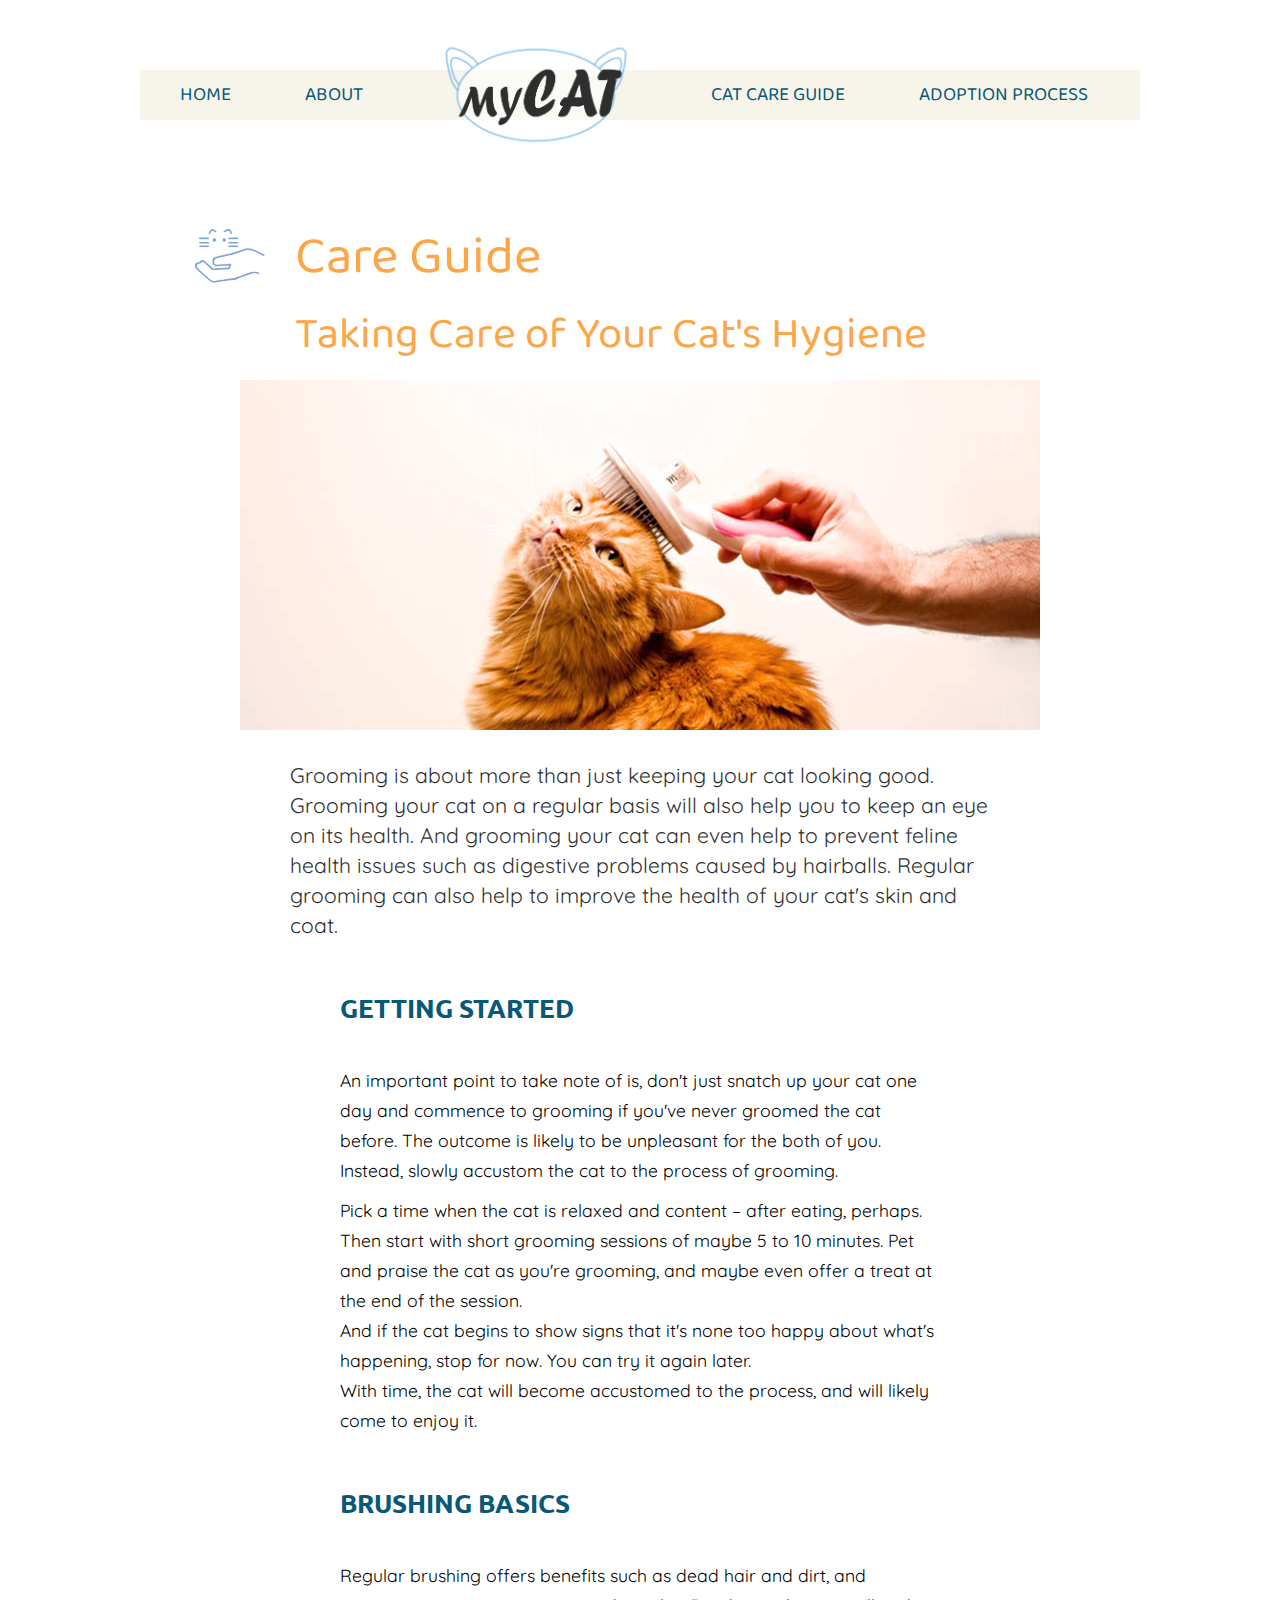
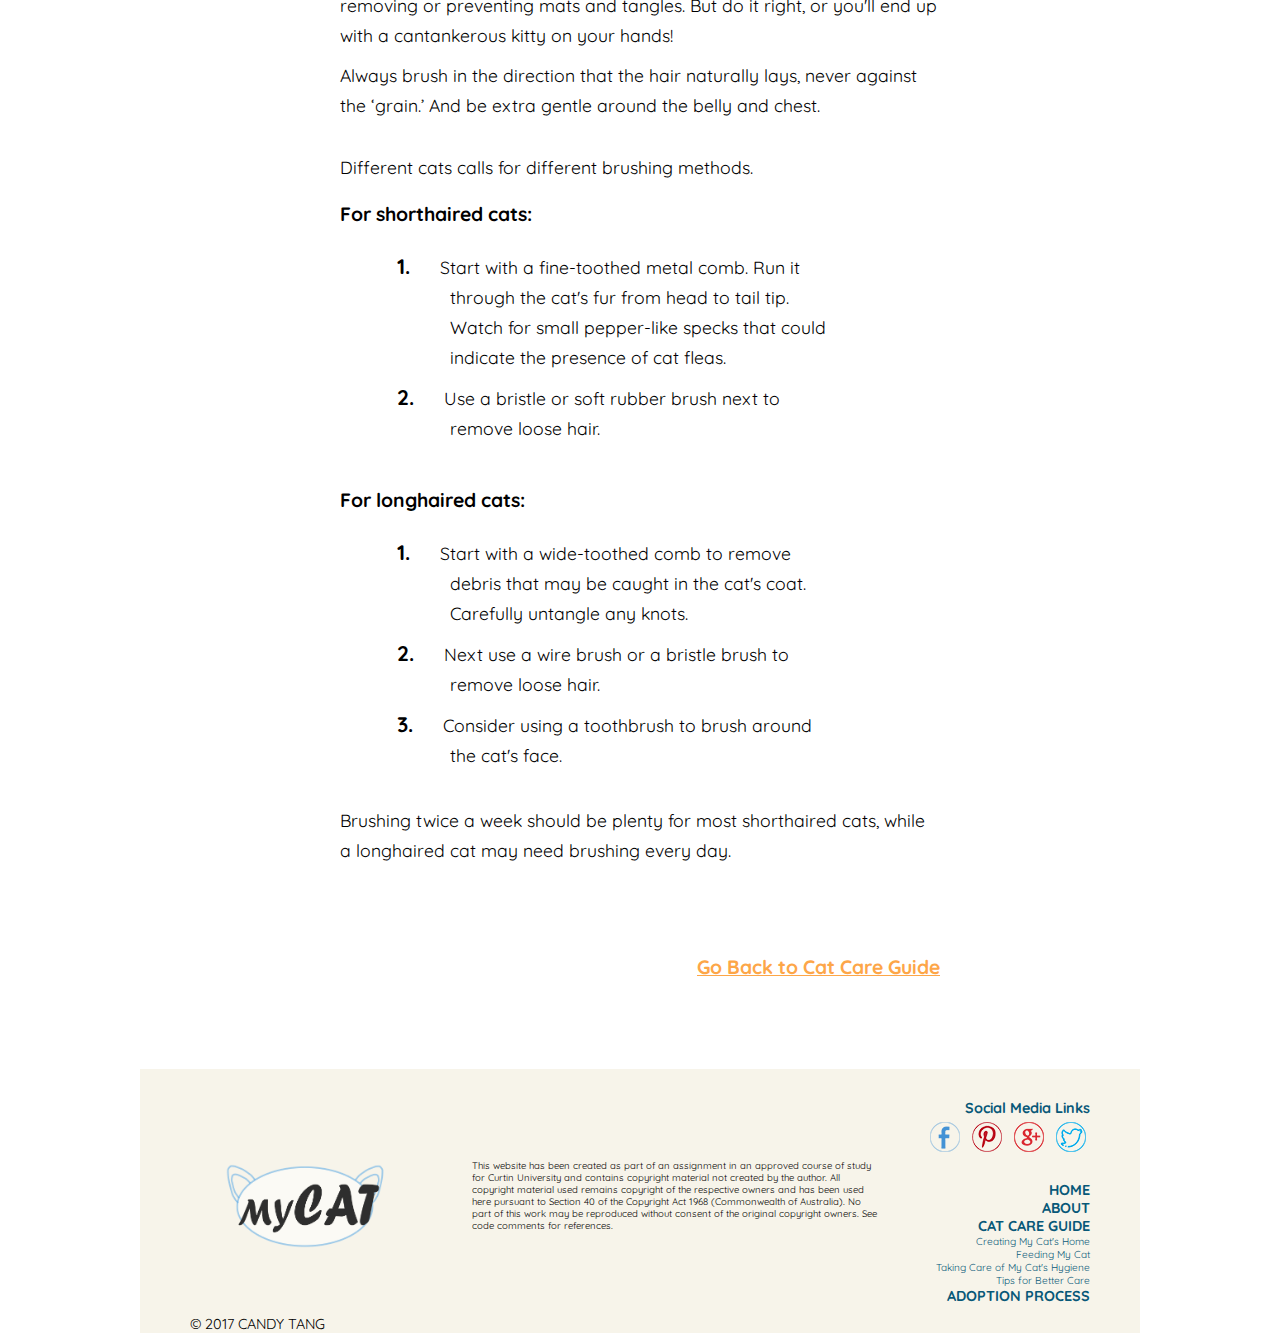
<file: hygiene.html>
<!DOCTYPE html>
<html lang="en">
<head>
      <meta name="Taking care of my cat&apos;s hygiene" content="How to take care of my cat&apos;s hygiene">
      <title>Cat&apos;s Hygiene</title>
      <link href="css/mainstyles.css" rel="stylesheet" type="text/css">
      <link href="https://fonts.googleapis.com/css?family=Baloo" rel="stylesheet">
      <!--This is the link to the font used for the naviagtion text and individual pages' h1 (excludes home page's)-->
      <link href="https://fonts.googleapis.com/css?family=Ubuntu" rel="stylesheet">
      <!--This is the link to the font used for home page's h1 and h2s of cat care guide-->
      <link href="https://fonts.googleapis.com/css?family=Quicksand" rel="stylesheet">
      <!--Font for tag line, paragraphs and footer links-->
    
       <!--favicon-->
    <link rel="apple-touch-icon" sizes="180x180" href="images/favicon/apple-touch-icon.png">
    <link rel="icon" type="image/png" sizes="32x32" href="images/favicon/favicon-32x32.png">
    <link rel="icon" type="image/png" sizes="16x16" href="images/favicon/favicon-16x16.png">
    <link rel="manifest" href="images/favicon/manifest.json">
    <link rel="mask-icon" href="images/favicon/safari-pinned-tab.svg" color="#5bbad5">
    <meta name="theme-color" content="#ffffff">
    
</head>
<body>
<main>
  <header>
      <nav class="nav-main">
      <!--the nav is given a class so that it can be targeted in CSS-->
      <ul>
        <li><a href="index.html" class="nav-item" title="MyCat home page">HOME</a></li>
        <li><a href="about.html" class="nav-item" title="About MyCat">ABOUT</a></li>
        <li><a href="index.html" class="nav-item logo_nav">
            <img src="images/logo_design.svg" alt="MyCat logo">
            <!--This is the logo of my website; it will appear in the middle of the top navigation bar and be a clickable link back to the home page.-->
        </a></li>
        <li><a href="#" class="nav-item" title="Cat Care Guide menu">CAT CARE GUIDE</a>
        <!-- A # is used as the value of href as this link is a click-able dropdown menu, and therefore is not going to another link.-->
            <div class="nav-content">
            <!--this will have a maximum height of zero, so the dropdown menu's content can be hidden when not required. Better than putting this in under nav-sub as it can get more complicated.-->
                <div class="nav-sub">
                      <ul>
                        <li><a href="shelter.html" title="Creating My Cat&apos;s Home">Creating My Cat&apos;s Home</a></li>
                        <li><a href="food.html" title="Feeding My Cat">Feeding My Cat</a></li>
                        <li class="current"><a href="hygiene.html" title="Taking Care of My Cat&apos;s Hygiene">Taking Care of My Cat&apos;s Hygiene</a></li>
                        <li><a href="tips.html" title="Tips for Better Care of My Cat">Tips for Better Care</a></li>
                      </ul>
                </div>
            </div>
        </li>
        <li><a href="adoption.html" class="nav-item" title="The basic adoption process">ADOPTION PROCESS</a></li>
      </ul>
      </nav>
  </header>


    <article>
      <header class="head_title">
        <div class="header_icon"><img src="images/icons/icon_guide.svg" alt="MyCat guide icon"></div>
        <a href="guide.html" title="Go back to cat care guide" class="page_nav_title nav_title_hover">Care Guide</a>
        <h2>Taking Care of Your Cat&apos;s Hygiene</h2>
        <img src="images/subguide/header_hygiene.jpg" alt="Hygiene page header image">
        <!--Bright, Eloise. 2013. “Cat Grooming”. Love That Pet. https://www.lovethatpet.com/cats/grooming/grooming-tips/.-->
        <p>Grooming is about more than just keeping your cat looking good. Grooming your cat on a regular basis will also help you to keep an eye on its health. And grooming your cat can even help to prevent feline health issues such as digestive problems caused by hairballs. Regular grooming can also help to improve the health of your cat&apos;s skin and coat.</p>
        <!--2017. "Cat Grooming Basics." Love That Pet. Accessed April 23, https://www.lovethatpet.com/cats/grooming/grooming-tips/-->
      </header>
      <section>
          <h3>GETTING STARTED</h3>
          <p>An important point to take note of is, don&apos;t just snatch up your cat one day and commence to grooming if you&apos;ve never groomed the cat before. The outcome is likely to be unpleasant for the both of you. Instead, slowly accustom the cat to the process of grooming.</p>
          <!--2017. "Cat Grooming Basics." Love That Pet. Accessed April 23, https://www.lovethatpet.com/cats/grooming/grooming-tips/-->
          <p>Pick a time when the cat is relaxed and content &ndash; after eating, perhaps. Then start with short grooming sessions of maybe 5 to 10 minutes. Pet and praise the cat as you&apos;re grooming, and maybe even offer a treat at the end of the session. <br>And if the cat begins to show signs that it&apos;s none too happy about what&apos;s happening, stop for now. You can try it again later. <br>With time, the cat will become accustomed to the process, and will likely come to enjoy it.</p>
          <!--2017. "Cat Grooming Basics." Love That Pet. Accessed April 23, https://www.lovethatpet.com/cats/grooming/grooming-tips/-->
      </section>
      <section>
          <h3>BRUSHING BASICS</h3>
          <p>Regular brushing offers benefits such as dead hair and dirt, and removing or preventing mats and tangles. But do it right, or you&apos;ll end up with a cantankerous kitty on your hands&excl;</p>
          <!--2017. "Cat Grooming Basics." Love That Pet. Accessed April 23, https://www.lovethatpet.com/cats/grooming/grooming-tips/-->
          <p>Always brush in the direction that the hair naturally lays, never against the &lsquo;grain.&rsquo; And be extra gentle around the belly and chest.</p><br>
          <!--2017. "Cat Grooming Basics." Love That Pet. Accessed April 23, https://www.lovethatpet.com/cats/grooming/grooming-tips/-->
          <p>Different cats calls for different brushing methods.</p>
          <dl>
          <dt class="brushing_cats">For shorthaired cats&colon;</dt>
          <dd>
            <ol>
              <li>Start with a fine&#45;toothed metal comb. Run it through the cat&apos;s fur from head to tail tip. Watch for small pepper&#45;like specks that could indicate the presence of cat fleas.</li>
              <!--2017. "Cat Grooming Basics." Love That Pet. Accessed April 23, https://www.lovethatpet.com/cats/grooming/grooming-tips/-->
              <li>Use a bristle or soft rubber brush next to remove loose hair.</li>
              <!--2017. "Cat Grooming Basics." Love That Pet. Accessed April 23, https://www.lovethatpet.com/cats/grooming/grooming-tips/-->
            </ol>
          </dd>
          <dt class="brushing_cats">For longhaired cats&colon;</dt>
          <dd>
            <ol>
              <li>Start with a wide&#45;toothed comb to remove debris that may be caught in the cat&apos;s coat. Carefully untangle any knots.</li>
              <!--2017. "Cat Grooming Basics." Love That Pet. Accessed April 23, https://www.lovethatpet.com/cats/grooming/grooming-tips/-->
              <li>Next use a wire brush or a bristle brush to remove loose hair.</li>
              <!--2017. "Cat Grooming Basics." Love That Pet. Accessed April 23, https://www.lovethatpet.com/cats/grooming/grooming-tips/-->
              <li>Consider using a toothbrush to brush around the cat&apos;s face.</li>
              <!--2017. "Cat Grooming Basics." Love That Pet. Accessed April 23, https://www.lovethatpet.com/cats/grooming/grooming-tips/-->
            </ol>
          </dd>
          </dl>
          <p>Brushing twice a week should be plenty for most shorthaired cats, while a longhaired cat may need brushing every day.</p>
          <!--2017. "Cat Grooming Basics." Love That Pet. Accessed April 23, https://www.lovethatpet.com/cats/grooming/grooming-tips/-->
      </section>
        <div class="go_back">
        <a href="guide.html" title="Go back to cat care guide">Go Back to Cat Care Guide</a>
        </div>
    </article>



  <footer>
<!--The logo goes to the LEFT in the footer-->
<div class="footer_logo">
      <a href="index.html" title="MyCat">
        <img src="images/logo_design.svg" alt="MyCat logo">
      </a>
</div>
<!--This content goes in the MIDDLE of the footer-->
<div class="disclaimer">
      <p>This website has been created as part of an assignment in an approved course of study for Curtin University and contains copyright material not created by the author. All copyright material used remains copyright of the respective owners and has been used here pursuant to Section 40 of the Copyright Act 1968 &#40;Commonwealth of Australia&#41;. No part of this work may be reproduced without consent of the original copyright owners. See code comments for references.</p>
</div>
<!--This goes to the RIGHT in the footer-->
<div class="footer_links">
          <p>Social Media Links</p>
          <ul class="footer_social">
              <li>
                  <a href="https://www.facebook.com/" title="Visit MyCat on Facebook">
                      <img src="images/socialmedia/face.png" alt="Facebook icon">
                      <!--Ahkam. 2017. “Facebook Logo Png 2.” Free Icons Png. Accessed May1, http://www.freeiconspng.com/free-images/facebook-logo-png-1.-->
                  </a>
              </li>
              <li>
                  <a href="https://au.pinterest.com/" title="Visit MyCat on Pinterest">
                      <img src="images/socialmedia/pin.png" alt="Pinterest icon">
                      <!--Pinterest. 2012. “Pinterest.” Brands of The World. https://www.brandsoftheworld.com/logo/pinterest-icon-0.-->
                  </a>
              </li>
              <li>
                  <a href="https://plus.google.com/" title="Visit MyCat on Google&#43;">
                      <img src="images/socialmedia/goog.png" alt="Google&#43; icon">
                      <!--2017. “Google+ Logo.” JCR Off Road. Accessed May 1, https://www.jcroffroad.com/.-->
                      <!--note: image was edited by me to archive a unified look accross all of the social media icons-->
                  </a>
              </li>
              <li>
                  <a href="https://twitter.com/?lang=en" title="Visit MyCat on Twitter">
                      <img src="images/socialmedia/twt.png" alt="Twitter icon">
                      <!--Ulum, Muhamad. 2017. “Bird, Follow, Hashtag, Logo …” Icon Finder. Accessed May 1, https://www.iconfinder.com/icons/299722/bird_follow_hashtag_logo_mention_retweet_social_social_media_tweet_tweets_twitter_icon. -->
                      <!--note: image was edited by me to archive a unified look accross all of the social media icons-->
                  </a>
              </li>
          </ul><br>


      <ul class="footer_nav">
        <li><a href="index.html" title="MyCat home">HOME</a></li>
        <li><a href="about.html" title="About MyCat">ABOUT</a></li>
        <li><a href="guide.html" title="Cat care guide">CAT CARE GUIDE</a>
            <ul class="footer_nav_addi">
              <li><a href="shelter.html" title="Creating My Cat&apos;s Home">Creating My Cat&apos;s Home</a></li>
              <li><a href="food.html" title="Feeding My Cat">Feeding My Cat</a></li>
              <li><a href="hygiene.html" title="Taking Care of My Cat&apos;s Hygiene">Taking Care of My Cat&apos;s Hygiene</a></li>
              <li><a href="tips.html" title="Tips for Better Care of My Cat">Tips for Better Care</a></li>
            </ul>
        </li>
        <li><a href="adoption.html" title="The basic adoption process">ADOPTION PROCESS</a></li>
      </ul>
</div>


      <p>&copy; 2017 CANDY TANG</p>
  </footer>
  </main>
  </body>
  </html>
</file>
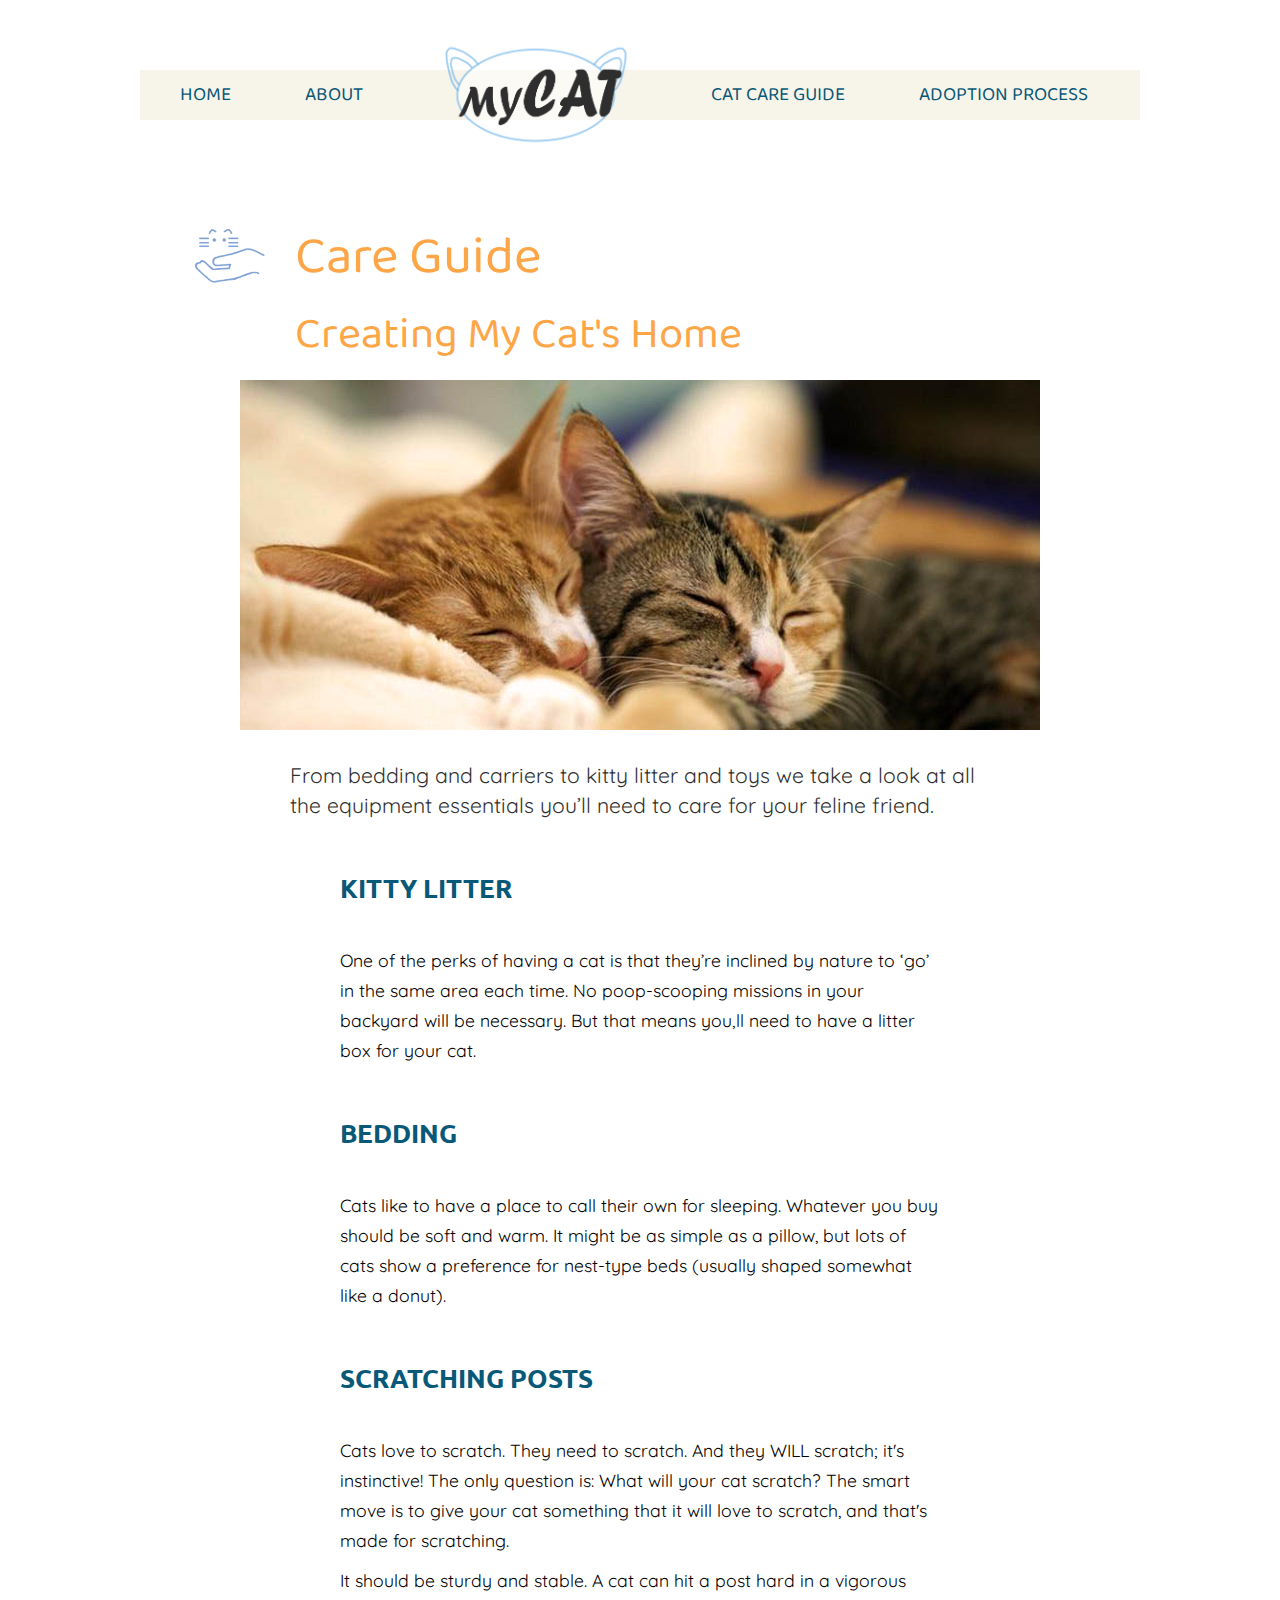
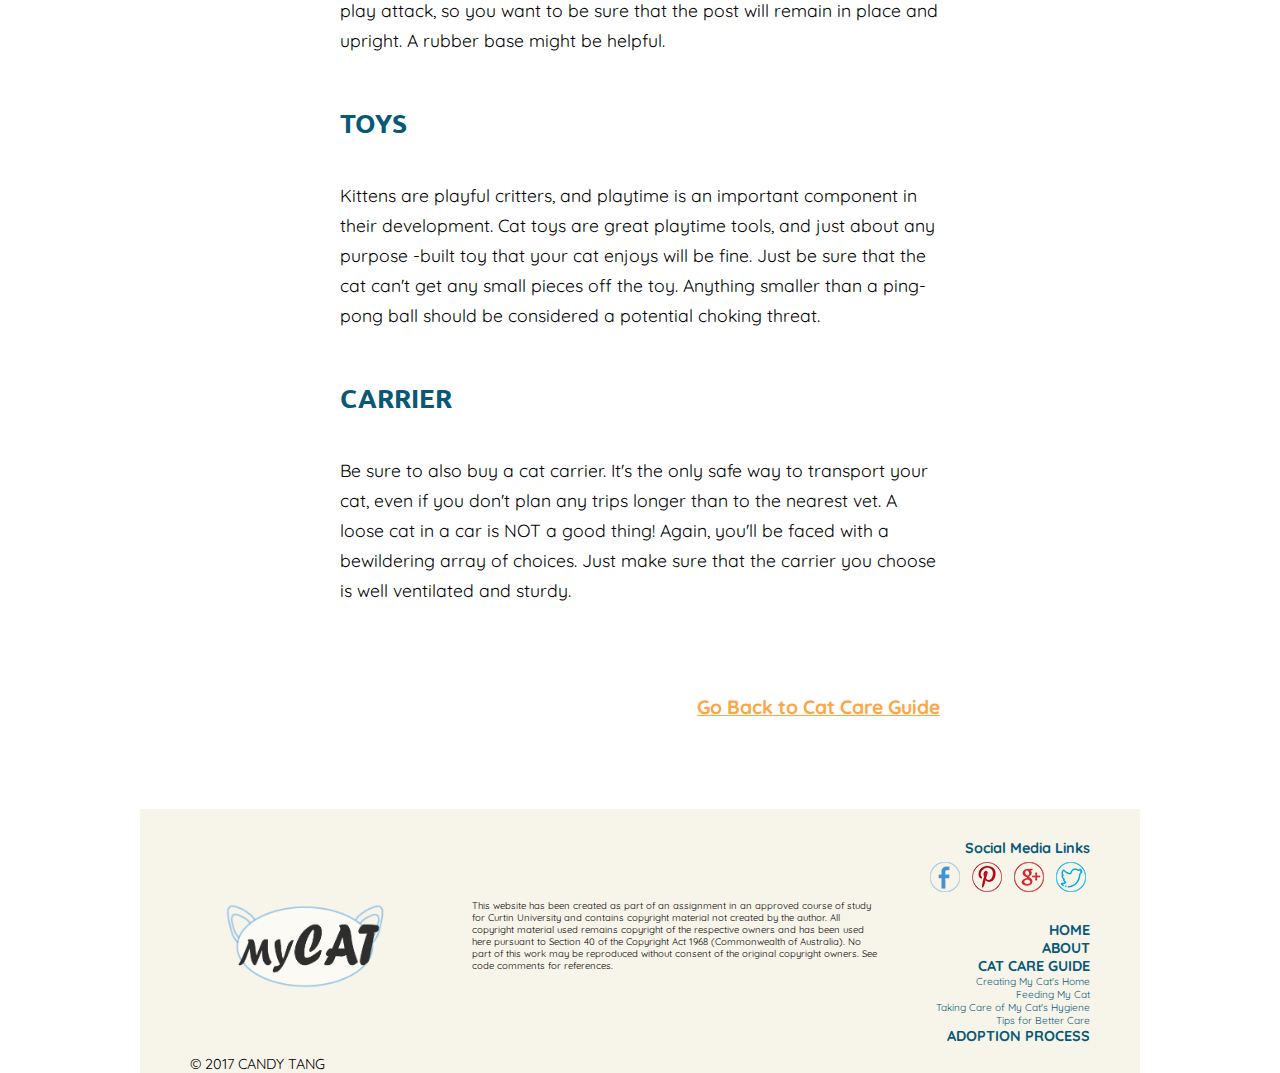
<file: shelter.html>
<!DOCTYPE html>
<html lang="en">
<head>
      <meta name="Creating your cat&apos;s home" content="How to create home for my cat for elderly">
      <title>Create Cat&apos;s Home</title>
      <link href="css/mainstyles.css" rel="stylesheet" type="text/css">
      <link href="https://fonts.googleapis.com/css?family=Baloo" rel="stylesheet">
      <!--This is the link to the font used for the naviagtion text and individual pages' h1 (excludes home page's)-->
      <link href="https://fonts.googleapis.com/css?family=Ubuntu" rel="stylesheet">
      <!--This is the link to the font used for home page's h1 and h2s of cat care guide-->
      <link href="https://fonts.googleapis.com/css?family=Quicksand" rel="stylesheet">
      <!--Font for tag line, paragraphs and footer links-->
    
       <!--favicon-->
    <link rel="apple-touch-icon" sizes="180x180" href="images/favicon/apple-touch-icon.png">
    <link rel="icon" type="image/png" sizes="32x32" href="images/favicon/favicon-32x32.png">
    <link rel="icon" type="image/png" sizes="16x16" href="images/favicon/favicon-16x16.png">
    <link rel="manifest" href="images/favicon/manifest.json">
    <link rel="mask-icon" href="images/favicon/safari-pinned-tab.svg" color="#5bbad5">
    <meta name="theme-color" content="#ffffff">
    
</head>
<body>
<main>
  <header>
      <nav class="nav-main">
      <!--the nav is given a class so that it can be targeted in CSS-->
      <ul>
        <li><a href="index.html" class="nav-item" title="MyCat home page">HOME</a></li>
        <li><a href="about.html" class="nav-item" title="About MyCat">ABOUT</a></li>
        <li><a href="index.html" class="nav-item logo_nav">
            <img src="images/logo_design.svg" alt="MyCat logo">
            <!--This is the logo of my website; it will appear in the middle of the top navigation bar and be a clickable link back to the home page.-->
        </a></li>
        <li><a href="#" class="nav-item" title="Cat Care Guide menu">CAT CARE GUIDE</a>
        <!-- A # is used as the value of href as this link is a click-able dropdown menu, and therefore is not going to another link.-->
            <div class="nav-content">
            <!--this will have a maximum height of zero, so the dropdown menu's content can be hidden when not required. Better than putting this in under nav-sub as it can get more complicated.-->
                <div class="nav-sub">
                      <ul>
                        <li class="current"><a href="shelter.html" title="Creating My Cat&apos;s Home">Creating My Cat&apos;s Home</a></li>
                        <li><a href="food.html" title="Feeding My Cat">Feeding My Cat</a></li>
                        <li><a href="hygiene.html" title="Taking Care of My Cat&apos;s Hygiene">Taking Care of My Cat&apos;s Hygiene</a></li>
                        <li><a href="tips.html" title="Tips for Better Care of My Cat">Tips for Better Care</a></li>
                      </ul>
                </div>
            </div>
        </li>
        <li><a href="adoption.html" class="nav-item" title="The basic adoption process">ADOPTION PROCESS</a></li>
      </ul>
      </nav>
  </header>




    <article>
      <header class="head_title">
        <div class="header_icon"><img src="images/icons/icon_guide.svg" alt="MyCat guide icon"></div>
        <a href="guide.html" title="Go back to cat care guide" class="page_nav_title nav_title_hover">Care Guide</a>
        <h2>Creating My Cat&apos;s Home</h2>
        <img src="images/subguide/header_shelter.jpg" alt="Shelter page header image"><!--Harada, Akimasa. 2017. “Moment”. Reference. Accessed April 26, https://www.reference.com/pets-animals/percentage-day-cats-spend-sleeping-690ebe0d82d2f0e2.-->
        <p>From bedding and carriers to kitty litter and toys we take a look at all the equipment essentials you&rsquo;ll need to care for your feline friend.</p>
      </header>
      <section>
          <h3>KITTY LITTER</h3>
          <p>One of the perks of having a cat is that they&rsquo;re inclined by nature to &lsquo;go&rsquo; in the same area each time. No poop&#45;scooping missions in your backyard will be necessary. But that means you&sbquo;ll need to have a litter box for your cat.</p>
          <!--Bright, Eloise. 2017. "Cat Equipment Basics: What You Need." Love That Pet. Accessed April 23, https://www.lovethatpet.com/cats/getting-started/equipment/.-->
      </section>
      <section>
          <h3>BEDDING</h3>
          <p>Cats like to have a place to call their own for sleeping. Whatever you buy should be soft and warm. It might be as simple as a pillow, but lots of cats show a preference for nest&#45;type beds &#40;usually shaped somewhat like a donut&#41;.</p>
          <!--Bright, Eloise. 2017. "Cat Equipment Basics: What You Need." Love That Pet. Accessed April 23, https://www.lovethatpet.com/cats/getting-started/equipment/.-->
    </section>
      <section>
          <h3>SCRATCHING POSTS</h3>
          <p>Cats love to scratch. They need to scratch. And they WILL scratch&#59; it&#39;s instinctive! The only question is&#58; What will your cat scratch&#63; The smart move is to give your cat something that it will love to scratch, and that&#39;s made for scratching.</p>
          <!--Bright, Eloise. 2017. "Cat Equipment Basics: What You Need." Love That Pet. Accessed April 23, https://www.lovethatpet.com/cats/getting-started/equipment/.-->
          <p>It should be sturdy and stable. A cat can hit a post hard in a vigorous play attack, so you want to be sure that the post will remain in place and upright. A rubber base might be helpful.</p>
          <!--Bright, Eloise. 2017. "Cat Equipment Basics: What You Need." Love That Pet. Accessed April 23, https://www.lovethatpet.com/cats/getting-started/equipment/.-->
      </section>
      <section>
          <h3>TOYS</h3>
          <p>Kittens are playful critters, and playtime is an important component in their development. Cat toys are great playtime tools, and just about any purpose	&#45;built toy that your cat enjoys will be fine. Just be sure that the cat can&#39;t get any small pieces off the toy. Anything smaller than a ping&#45;pong ball should be considered a potential choking threat.</p>
          <!--Bright, Eloise. 2017. "Cat Equipment Basics: What You Need." Love That Pet. Accessed April 23, https://www.lovethatpet.com/cats/getting-started/equipment/.-->
      </section>
      <section>
          <h3>CARRIER</h3>
          <p>Be sure to also buy a cat carrier. It&#39;s the only safe way to transport your cat, even if you don&#39;t plan any trips longer than to the nearest vet. A loose cat in a car is NOT a good thing! Again, you&#39;ll be faced with a bewildering array of choices. Just make sure that the carrier you choose is well ventilated and sturdy.</p>
          <!--Bright, Eloise. 2017. "Cat Equipment Basics: What You Need." Love That Pet. Accessed April 23, https://www.lovethatpet.com/cats/getting-started/equipment/.-->
      </section>
        <div class="go_back">
        <a href="guide.html" title="Go back to cat care guide">Go Back to Cat Care Guide</a>
        </div>
    </article>


  <footer>
<!--The logo goes to the LEFT in the footer-->
<div class="footer_logo">
      <a href="index.html" title="MyCat">
        <img src="images/logo_design.svg" alt="MyCat logo">
      </a>
</div>
<!--This content goes in the MIDDLE of the footer-->
<div class="disclaimer">
      <p>This website has been created as part of an assignment in an approved course of study for Curtin University and contains copyright material not created by the author. All copyright material used remains copyright of the respective owners and has been used here pursuant to Section 40 of the Copyright Act 1968 &#40;Commonwealth of Australia&#41;. No part of this work may be reproduced without consent of the original copyright owners. See code comments for references.</p>
</div>
<!--This goes to the RIGHT in the footer-->
<div class="footer_links">
          <p>Social Media Links</p>
          <ul class="footer_social">
              <li>
                  <a href="https://www.facebook.com/" title="Visit MyCat on Facebook">
                      <img src="images/socialmedia/face.png" alt="Facebook icon">
                      <!--Ahkam. 2017. “Facebook Logo Png 2.” Free Icons Png. Accessed May1, http://www.freeiconspng.com/free-images/facebook-logo-png-1.-->
                  </a>
              </li>
              <li>
                  <a href="https://au.pinterest.com/" title="Visit MyCat on Pinterest">
                      <img src="images/socialmedia/pin.png" alt="Pinterest icon">
                      <!--Pinterest. 2012. “Pinterest.” Brands of The World. https://www.brandsoftheworld.com/logo/pinterest-icon-0.-->
                  </a>
              </li>
              <li>
                  <a href="https://plus.google.com/" title="Visit MyCat on Google&#43;">
                      <img src="images/socialmedia/goog.png" alt="Google&#43; icon">
                      <!--2017. “Google+ Logo.” JCR Off Road. Accessed May 1, https://www.jcroffroad.com/.-->
                      <!--note: image was edited by me to archive a unified look accross all of the social media icons-->
                  </a>
              </li>
              <li>
                  <a href="https://twitter.com/?lang=en" title="Visit MyCat on Twitter">
                      <img src="images/socialmedia/twt.png" alt="Twitter icon">
                      <!--Ulum, Muhamad. 2017. “Bird, Follow, Hashtag, Logo …” Icon Finder. Accessed May 1, https://www.iconfinder.com/icons/299722/bird_follow_hashtag_logo_mention_retweet_social_social_media_tweet_tweets_twitter_icon. -->
                      <!--note: image was edited by me to archive a unified look accross all of the social media icons-->
                  </a>
              </li>
          </ul><br>


      <ul class="footer_nav">
        <li><a href="index.html" title="MyCat home">HOME</a></li>
        <li><a href="about.html" title="About MyCat">ABOUT</a></li>
        <li><a href="guide.html" title="Cat care guide">CAT CARE GUIDE</a>
            <ul class="footer_nav_addi">
              <li><a href="shelter.html" title="Creating My Cat&apos;s Home">Creating My Cat&apos;s Home</a></li>
              <li><a href="food.html" title="Feeding My Cat">Feeding My Cat</a></li>
              <li><a href="hygiene.html" title="Taking Care of My Cat&apos;s Hygiene">Taking Care of My Cat&apos;s Hygiene</a></li>
              <li><a href="tips.html" title="Tips for Better Care of My Cat">Tips for Better Care</a></li>
            </ul>
        </li>
        <li><a href="adoption.html" title="The basic adoption process">ADOPTION PROCESS</a></li>
      </ul>
</div>


      <p>&copy; 2017 CANDY TANG</p>
  </footer>
</main>
</body>
</html>
</file>
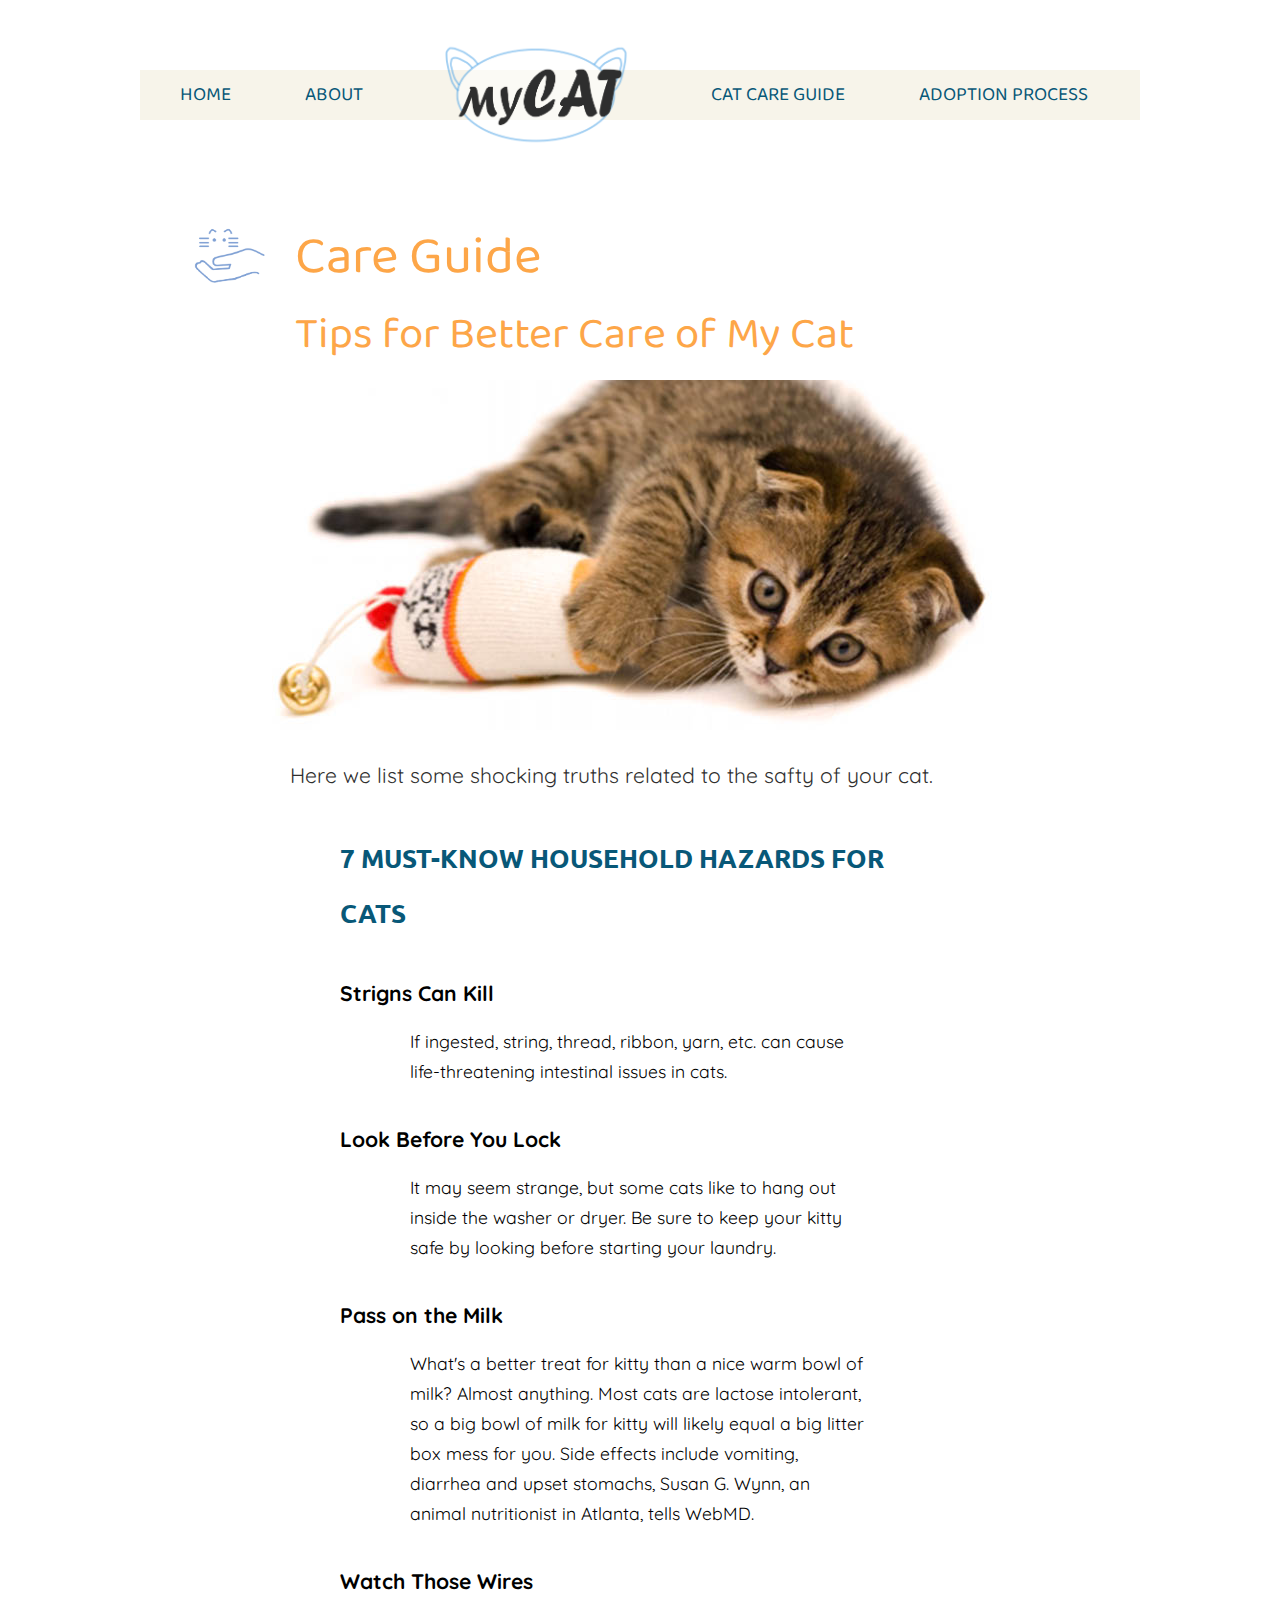
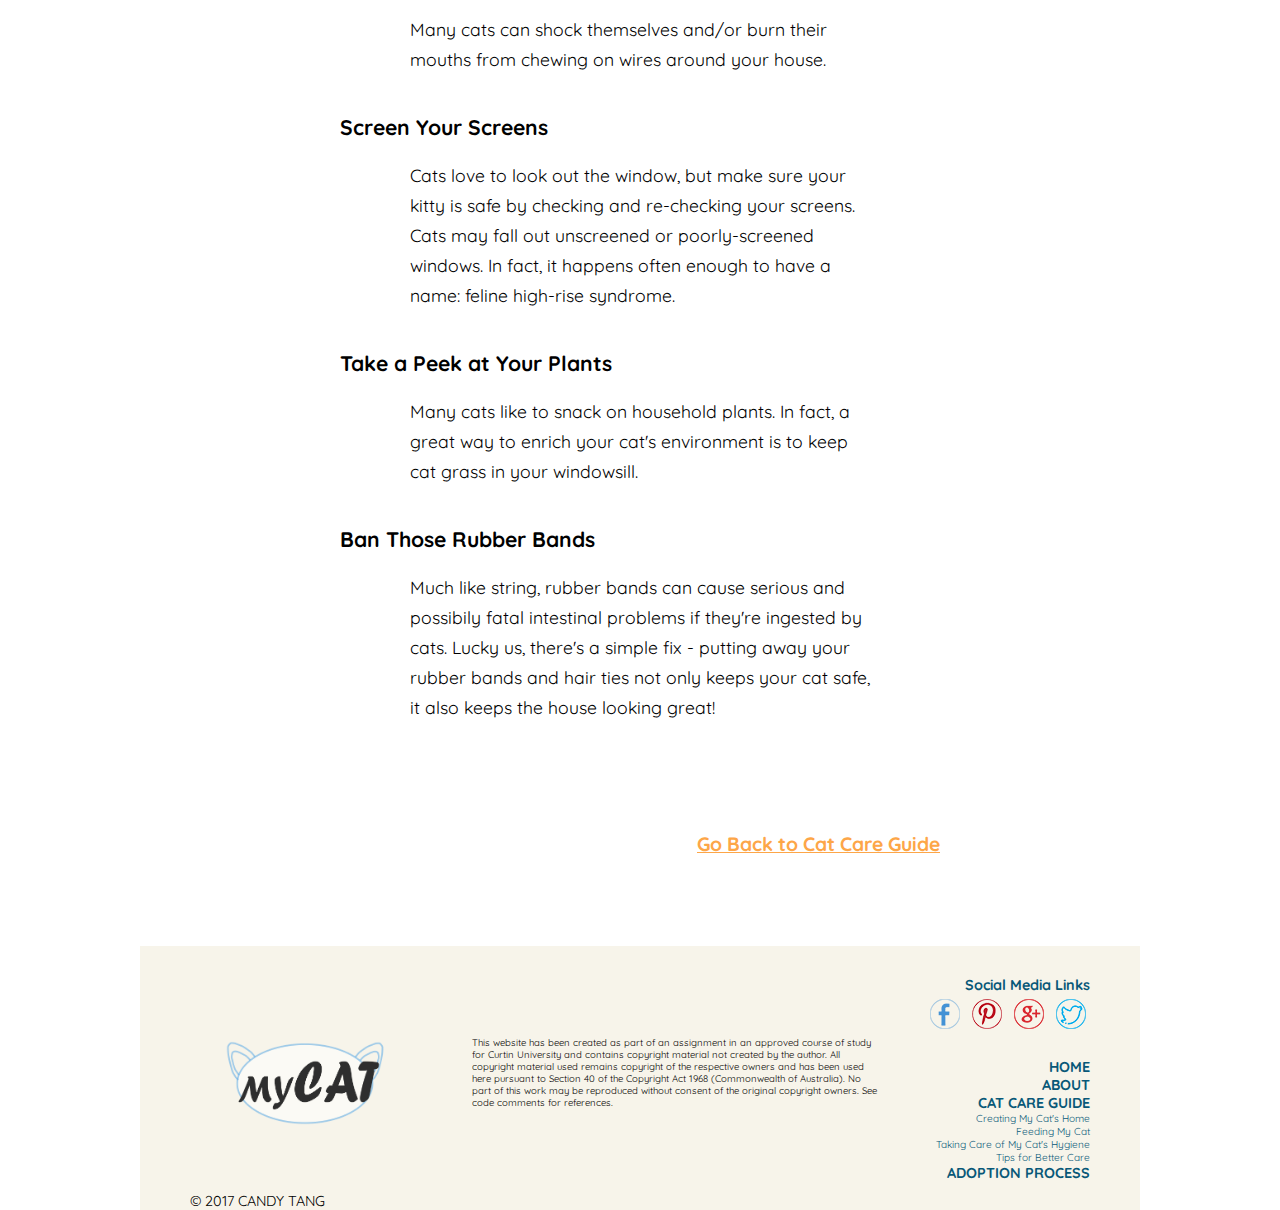
<file: tips.html>
<!DOCTYPE html>
<html lang="en">
<head>
      <meta name="Cat care tips" content="Tips for better care of my cat">
      <title>Cat Care Tips</title>
      <link href="css/mainstyles.css" rel="stylesheet" type="text/css">
      <link href="https://fonts.googleapis.com/css?family=Baloo" rel="stylesheet">
      <!--This is the link to the font used for the naviagtion text and individual pages' h1 (excludes home page's)-->
      <link href="https://fonts.googleapis.com/css?family=Ubuntu" rel="stylesheet">
      <!--This is the link to the font used for home page's h1 and h2s of cat care guide-->
      <link href="https://fonts.googleapis.com/css?family=Quicksand" rel="stylesheet">
      <!--Font for tag line, paragraphs and footer links-->
    
   <!--favicon-->
    <link rel="apple-touch-icon" sizes="180x180" href="images/favicon/apple-touch-icon.png">
    <link rel="icon" type="image/png" sizes="32x32" href="images/favicon/favicon-32x32.png">
    <link rel="icon" type="image/png" sizes="16x16" href="images/favicon/favicon-16x16.png">
    <link rel="manifest" href="images/favicon/manifest.json">
    <link rel="mask-icon" href="images/favicon/safari-pinned-tab.svg" color="#5bbad5">
    <meta name="theme-color" content="#ffffff">
    
</head>
<body>
<main>
  <header>
      <nav class="nav-main">
      <!--the nav is given a class so that it can be targeted in CSS-->
      <ul>
        <li><a href="index.html" class="nav-item" title="MyCat home page">HOME</a></li>
        <li><a href="about.html" class="nav-item" title="About MyCat">ABOUT</a></li>
        <li><a href="index.html" class="nav-item logo_nav">
            <img src="images/logo_design.svg" alt="MyCat logo">
            <!--This is the logo of my website; it will appear in the middle of the top navigation bar and be a clickable link back to the home page.-->
        </a></li>
        <li><a href="#" class="nav-item" title="Cat Care Guide menu">CAT CARE GUIDE</a>
        <!-- A # is used as the value of href as this link is a click-able dropdown menu, and therefore is not going to another link.-->
            <div class="nav-content">
            <!--this will have a maximum height of zero, so the dropdown menu's content can be hidden when not required. Better than putting this in under nav-sub as it can get more complicated.-->
                <div class="nav-sub">
                      <ul>
                        <li><a href="shelter.html" title="Creating My Cat&apos;s Home">Creating My Cat&apos;s Home</a></li>
                        <li><a href="food.html" title="Feeding My Cat">Feeding My Cat</a></li>
                        <li><a href="hygiene.html" title="Taking Care of My Cat&apos;s Hygiene">Taking Care of My Cat&apos;s Hygiene</a></li>
                        <li class="current"><a href="tips.html" title="Tips for Better Care of My Cat">Tips for Better Care</a></li>
                      </ul>
                </div>
            </div>
        </li>
        <li><a href="adoption.html" class="nav-item" title="The basic adoption process">ADOPTION PROCESS</a></li>
      </ul>
      </nav>
  </header>


    <article>
      <header class="head_title">
        <div class="header_icon"><img src="images/icons/icon_guide.svg" alt="MyCat guide icon"></div>
        <a href="guide.html" title="Go back to cat care guide" class="page_nav_title nav_title_hover">Care Guide</a>
        <h2>Tips for Better Care of My Cat</h2>
        <img src="images/subguide/header_tips.jpg" alt="Tips page header image">
        <p>Here we list some shocking truths related to the safty of your cat.</p>
      </header>
      <section>
          <h3>7 MUST-KNOW HOUSEHOLD HAZARDS FOR CATS</h3>
          <dl>
              <dt>Strigns Can Kill</dt>
              <dd>If ingested, string, thread, ribbon, yarn, etc. can cause life&#45;threatening intestinal issues in cats. </dd>
              <!--2017. "Gallery: 7 Must-Know Household Hazards for Cats." Pet Finder. Accessed April 23, https://www.petfinder.com/cats/bringing-a-cat-home/gallery-7-must-know-household-hazards-for-cats/-->
              <dt>Look Before You Lock</dt>
              <dd>It may seem strange, but some cats like to hang out inside the washer or dryer. Be sure to keep your kitty safe by looking before starting your laundry.</dd>
              <!--2017. "Gallery: 7 Must-Know Household Hazards for Cats." Pet Finder. Accessed April 23, https://www.petfinder.com/cats/bringing-a-cat-home/gallery-7-must-know-household-hazards-for-cats/-->
              <dt>Pass on the Milk</dt>
              <dd>What&apos;s a better treat for kitty than a nice warm bowl of milk&quest; Almost anything. Most cats are lactose intolerant, so a big bowl of milk for kitty will likely equal a big litter box mess for you. Side effects include vomiting, diarrhea and upset stomachs, Susan G. Wynn, an animal nutritionist in Atlanta, tells WebMD.</dd>
              <!--2017. "Gallery: 7 Must-Know Household Hazards for Cats." Pet Finder. Accessed April 23, https://www.petfinder.com/cats/bringing-a-cat-home/gallery-7-must-know-household-hazards-for-cats/-->
              <dt>Watch Those Wires</dt>
              <dd>Many cats can shock themselves and&sol;or burn their mouths from chewing on wires around your house.</dd>
              <!--2017. "Gallery: 7 Must-Know Household Hazards for Cats." Pet Finder. Accessed April 23, https://www.petfinder.com/cats/bringing-a-cat-home/gallery-7-must-know-household-hazards-for-cats/-->
              <dt>Screen Your Screens</dt>
              <dd>Cats love to look out the window, but make sure your kitty is safe by checking and re&#45;checking your screens. Cats may fall out unscreened or poorly&#45;screened windows. In fact, it happens often enough to have a name&colon; feline high&#45;rise syndrome.</dd>
              <!--2017. "Gallery: 7 Must-Know Household Hazards for Cats." Pet Finder. Accessed April 23, https://www.petfinder.com/cats/bringing-a-cat-home/gallery-7-must-know-household-hazards-for-cats/-->
              <dt>Take a Peek at Your Plants</dt>
              <dd>Many cats like to snack on household plants. In fact, a great way to enrich your cat&apos;s environment is to keep cat grass in your windowsill. </dd>
              <!--2017. "Gallery: 7 Must-Know Household Hazards for Cats." Pet Finder. Accessed April 23, https://www.petfinder.com/cats/bringing-a-cat-home/gallery-7-must-know-household-hazards-for-cats/-->
              <dt>Ban Those Rubber Bands</dt>
              <dd>Much like string, rubber bands can cause serious and possibily fatal intestinal problems if they&apos;re ingested by cats. Lucky us, there&apos;s a simple fix &#45; putting away your rubber bands and hair ties not only keeps your cat safe, it also keeps the house looking great&excl;</dd>
              <!--2017. "Gallery: 7 Must-Know Household Hazards for Cats." Pet Finder. Accessed April 23, https://www.petfinder.com/cats/bringing-a-cat-home/gallery-7-must-know-household-hazards-for-cats/-->
          </dl>
      </section>
        <div class="go_back">
        <a href="guide.html" title="Go back to cat care guide">Go Back to Cat Care Guide</a>
        </div>
    </article>



   <footer>
<!--The logo goes to the LEFT in the footer-->
<div class="footer_logo">
      <a href="index.html" title="MyCat">
        <img src="images/logo_design.svg" alt="MyCat logo">
      </a>
</div>
<!--This content goes in the MIDDLE of the footer-->
<div class="disclaimer">
      <p>This website has been created as part of an assignment in an approved course of study for Curtin University and contains copyright material not created by the author. All copyright material used remains copyright of the respective owners and has been used here pursuant to Section 40 of the Copyright Act 1968 &#40;Commonwealth of Australia&#41;. No part of this work may be reproduced without consent of the original copyright owners. See code comments for references.</p>
</div>
<!--This goes to the RIGHT in the footer-->
<div class="footer_links">
          <p>Social Media Links</p>
          <ul class="footer_social">
              <li>
                  <a href="https://www.facebook.com/" title="Visit MyCat on Facebook">
                      <img src="images/socialmedia/face.png" alt="Facebook icon">
                      <!--Ahkam. 2017. “Facebook Logo Png 2.” Free Icons Png. Accessed May1, http://www.freeiconspng.com/free-images/facebook-logo-png-1.-->
                  </a>
              </li>
              <li>
                  <a href="https://au.pinterest.com/" title="Visit MyCat on Pinterest">
                      <img src="images/socialmedia/pin.png" alt="Pinterest icon">
                      <!--Pinterest. 2012. “Pinterest.” Brands of The World. https://www.brandsoftheworld.com/logo/pinterest-icon-0.-->
                  </a>
              </li>
              <li>
                  <a href="https://plus.google.com/" title="Visit MyCat on Google&#43;">
                      <img src="images/socialmedia/goog.png" alt="Google&#43; icon">
                      <!--2017. “Google+ Logo.” JCR Off Road. Accessed May 1, https://www.jcroffroad.com/.-->
                      <!--note: image was edited by me to archive a unified look accross all of the social media icons-->
                  </a>
              </li>
              <li>
                  <a href="https://twitter.com/?lang=en" title="Visit MyCat on Twitter">
                      <img src="images/socialmedia/twt.png" alt="Twitter icon">
                      <!--Ulum, Muhamad. 2017. “Bird, Follow, Hashtag, Logo …” Icon Finder. Accessed May 1, https://www.iconfinder.com/icons/299722/bird_follow_hashtag_logo_mention_retweet_social_social_media_tweet_tweets_twitter_icon. -->
                      <!--note: image was edited by me to archive a unified look accross all of the social media icons-->
                  </a>
              </li>
          </ul><br>


      <ul class="footer_nav">
        <li><a href="index.html" title="MyCat home">HOME</a></li>
        <li><a href="about.html" title="About MyCat">ABOUT</a></li>
        <li><a href="guide.html" title="Cat care guide">CAT CARE GUIDE</a>
            <ul class="footer_nav_addi">
              <li><a href="shelter.html" title="Creating My Cat&apos;s Home">Creating My Cat&apos;s Home</a></li>
              <li><a href="food.html" title="Feeding My Cat">Feeding My Cat</a></li>
              <li><a href="hygiene.html" title="Taking Care of My Cat&apos;s Hygiene">Taking Care of My Cat&apos;s Hygiene</a></li>
              <li><a href="tips.html" title="Tips for Better Care of My Cat">Tips for Better Care</a></li>
            </ul>
        </li>
        <li><a href="adoption.html" title="The basic adoption process">ADOPTION PROCESS</a></li>
      </ul>
</div>


      <p>&copy; 2017 CANDY TANG</p>
  </footer>
  </main>
  </body>
  </html>
</file>
<file: css/mainstyles.css>
/* http://meyerweb.com/eric/tools/css/reset/
   v2.0 | 20110126
   License: none (public domain)
*/

html, body, div, span, applet, object, iframe,
h1, h2, h3, h4, h5, h6, p, blockquote, pre,
a, abbr, acronym, address, big, cite, code,
del, dfn, em, img, ins, kbd, q, s, samp,
small, strike, strong, sub, sup, tt, var,
b, u, i, center,
dl, dt, dd, ol, ul, li,
fieldset, form, label, legend,
table, caption, tbody, tfoot, thead, tr, th, td,
article, aside, canvas, details, embed,
figure, figcaption, footer, header, hgroup,
menu, nav, output, ruby, section, summary,
time, mark, audio, video {
	margin: 0;
	padding: 0;
	border: 0;
	font-size: 100%;
	font: inherit;
	vertical-align: baseline;
}
/* HTML5 display-role reset for older browsers */

/*body {
	width:1366px;
	height:768px;
}*/

body {
		width:1000px;
		margin:0 auto;
		padding:70px;
        font-family: 'Quicksand', sans-serif;
}

article, aside {
        font-size:1.1em;
}

a:visited {
        color:#6E3901;
}
/*this changes the links that has been visited by the user to this colour; this makes it easier for people to use or remember what they already visited*/

/*--------------NAVIGATION AND DROPDOWN MENU---------------*/
.nav-main {
		background-color:#F7F4EA;
		height: 50px;
		font-family: 'Baloo', cursive;
		font-size:1.2em;
}

.nav-main > ul {
		margin:auto;
		padding:0;
		width: 100%;
		list-style-type:none;

}

.nav-main > ul > li {
		display: inline-block;
		vertical-align: top;
        margin-left:10px;

}
/*float left so that the navigation items will appear side by side horizontally.*/

.nav-item {
		display:inline-block;
		padding:10px 30px;
		/*10px for top and bottom, 20px for left and right*/
		line-height:30px;
		color:#085878;
		/*dark blue navigation links*/
		text-decoration:none;
		/*this gets rid of the defult underline of the links*/
}

.logo_nav {
        position:relative;
        top:-40px;
}

.logo_nav > img {
        width:200px;
        height:109px;
}

.nav-item:hover {
		background-color:#FDF2D7;
		color:#2F2F2F;
}

.logo_nav:hover {
        background-color:transparent;
}

.nav-item:focus {
		background-color:#FDF2D7;
}

/*make the dropdown menu show*/
.nav-item:focus ~ .nav-content{
/*~ means that it will target all the elements along the same level as the nav-item.*/
		max-height:300px;
		transition:max-height 0.4s ease-in;
		/*max-height is the element to impliment the transistion on, 0.4s is the speed of the transission and ease-in is the type of transission.*/
		-o-transition:max-height 0.4s ease-in;
		/*so that it will work on opera browsers*/
}

.nav-content {
/*This is the dropdown menu*/
		position:absolute;
		/*so that it doesn't shift the rest of the navigation links*/
		top:120px;
		/*so that the dropdown menu appears stright under the navigation bar tab*/
		overflow:hidden;
		/*incase anything is larger than the given area*/
		background-color:#FDF2D7;
		max-height:0;
		/*this means that initially the content of the dropdown menu would not apepar*/
		z-index:1;
		/*so that the dropdown menu will be on top of the content of the page*/
}

.current_bg {
        background-color:#085878;
}

.nav-content a {
		color:#085878;
		text-decoration:none;
		/*this is the dropdown menu's text colour and decoration.*/
}

.nav-content a:hover {
		text-decoration:underline;
		color:#2f2f2f;
		/*upon hover, the text will change colour and have an underline appear*/
}

.nav-sub {
		padding:15px;
}

.nav-sub ul {
		padding:0;
		margin:0;
		list-style-type:none;
}

.nav-sub ul a {
		display:inline-block;
		/*so that padding can be given and the content stays in one line*/
		padding:9px 0px;
		/*6px spaces the line of text out from each other vertically*/
		text-align:left;
}

.nav-content:active {
		max-height:400px;
}
/*this allows the drop down menu to stay when clicking the link contained within it*/

.current a, .current a:visited {
		background-color:#085878;
		color:#F7F4EA;
}

/*-------END OF NAVIGATION and DROPDOWN MENU-----*/

/*---------HEADER image with text and background on top--------*/
.header_image {
		position: relative;
		width:750px;
		top:100px;
		margin:0 auto;
		/*given the margin, the header image will sit in the center of the page.*/
}

.header_image > img {
        width:750px;
        height:422px;
}

.header_image h1 {
		position:absolute;
		top:150px;
		left:0;
		width:40%;
		height:200px;
		text-align:right;
		background-color:rgba(8, 88, 120, 0.15);
		/*this sets the text background to be translucent*/
		color:#2F2F2F;
		padding:20px 20px;
		font-family: 'Ubuntu', sans-serif;
		font-size:2.9em;
}

.header_image a {
		position:absolute;
		top:350px;
		left:0;
		width:40%;
		text-align:right;
}
/*this and the selector before this one places the text on top of the header image*/

a span {
		color:#FDA648;
		/*orange text against dark background to grab attention*/
		background-color:#2F2F2F;
		padding:5px 20px 5px 40px;
		font-weight:bold;
		font-family: 'Quicksand', sans-serif;
		font-size:1.2em;
        text-decoration:none;
        transition: background-color 1s ease-in-out, color 0.9s ease-in-out;
        -o-transition: background-color 1s ease-in-out, color 0.9s ease-in-out;
}

a span:hover {
        background-color: #F7F4EA;
        color:#6E3901;
        text-decoration:underline;
}


/*-------------END HEADER WITH TEXT AND IMAGE ON TOP-----------*/
header div+p {
	margin-top:90px;
	text-align:center;
	font-family: 'Quicksand', sans-serif;
	font-size:0.9em;
	color:#2F2F2F;
}

/*--------------THE 3 SUB-LINKS-------------------*/
.threegap {
		margin:180px 0 30px 0;
		padding:30px 0;
}
/*This creates a gap between the header image and the three sub sectional links*/


.sub_three {
		position:relative;
		width:326px;
		float:left;
		margin-left:5px;
}

.sub_three > a > img {
        width:326px;
        height:276px;
        transition: opacity 0.7s ease-in;
        -o-transition: opacity 0.7s ease-in;
}

.sub_three > a >img:hover {
        opacity:0.5;
}

.sub_three_t {
		position:absolute;
		top:200px;
		width:50%;
		text-align:center;
		background-color:#ffffff;
		color:#FDA648;
		padding:8px 5px;
		margin-left:80px;
		display:inline-block;
		text-decoration:none;
		font-family: 'Baloo', cursive;
        transition:background-color 0.7s ease-in-out, color 0.7s ease-in-out;
        -o-transition:background-color 0.7s ease-in-out, color 0.7s ease-in-out;
}

.sub_three_t:hover {
		background-color:#2F2F2F;
		/*upon hover, the three links' background colour changes to a darker colour*/
        color:#FDA648;
}

/*This stops footer from overlaping the 3 sub links*/
.clearfix:after {
		content: ".";
		/*a dot is placed straight after the clearfix div*/
		visibility:hidden;
		/*makes the dot invisible*/
		height:0;
		clear:both;
		/*clears both left and right floats*/
		display:block;
}
/*--------------END THE 3 SUB----------------*/

/*--------------GUIDE's 4 Intro and LINKS----------------*/

/*----------Header strip--------*/
.page_nav_title {
		font-family: 'Baloo', cursive;
		font-size:3em;
		color:#FDA648;
        margin-top:5px;
        text-decoration: none;
}

.nav_title_hover:hover {
        color:#6E3901;
        text-decoration: underline;
}

.head_title {
        margin-top:90px;
}

.header_icon, .page_nav_title {
		display:inline-block;
        vertical-align: top;
        /*so that the two elements line up nicely next to each other*/
}

.header_icon img{
		display:block;
		padding:0 20px;
		margin-left:20px;
        width:90px;
        height:87px;
}
/*this allows the icon to appear before the text*/

h2 {
        font-family: 'Baloo', cursive;
        font-size: 2.5em;
        color:#FDA648;
        padding-left:155px;
}

.head_title > img {
        display:block;
        margin:0 auto;
        width:800px;
        height:350px;
        padding-bottom:30px;
        padding-top:10px;
}

/*---------END header strip------*/

.guide_outline {
		width:90%;
		padding:20px;
		overflow:hidden;
}

.guide_outline img {
		margin-left:150px;
		float:left;
		margin-bottom:10px;
        width:350px;
        height:212px;
        transition:opacity 0.7s ease-in;
        -o-transition:opacity 0.7s ease-in;
}

.guide_outline img:hover {
        opacity:0.5;
}

.guide_outline div {
		background-color:#F7F4EA;
		float: right;
		width:370px;
		text-align: left;
		padding:20px 10px;
		font-family: 'Quicksand', sans-serif;
		font-size:1em;
		color:#2F2F2F;
}

.guide_outline div a {
		font-weight: bold;
		font-family: 'Ubuntu', sans-serif;
		font-size: 1.5em;
		text-decoration:none;
		color:#085878;
        transition: font-size 0.7s ease-in-out;
        -o- transition: font-size 0.7s ease-in-out;
}

.guide_outline div a:visited {
        color:#6E3901;
}
/*NOTE: the order is very important; visited should come before hover*/

.guide_outline div a:hover {
		color:#FDA648;
		font-size:1.6em;
}

.guide_outline > div > p {
        padding-top: 10px;
}
/*-----------END GUIDE's 4 Intro and Links-------------*/

/*---ABOUT page focus---*/

.head_title > p {
        margin:0 150px 0 150px;
        font-family: 'Quicksand', sans-serif;
		font-size:1.2em;
		color:#2F2F2F;
        line-height:30px;
}

h4 {
        font-weight:bold;
        font-size: 1.2em;
        padding:40px 200px 20px 200px;
}

section > ul {
        padding:0 200px 0 250px;
}

section > ul > li > a {
        text-decoration: none;
        line-height: 35px;
        color:#085878;
}

section > ul >li >a:hover {
        color:#FDA648;
        text-decoration:underline;
        font-weight: bold;
        font-size: 1.1em;
        transition:font-size 1.1s;
        /*this slows down the speed of which the links increase in size; this makes the links more visible and obvious, especially for those with slower reaction times*/ 
        -o- transition:font-size 1.1s;
}

aside {
        padding-top: 20px;
}

aside > ul > li {
        padding:0 200px 0 230px;
        list-style-type: none;
}

aside > ul > li > a{
        padding-top:20px;
        line-height: 40px;
        float:left;
}

.media_name {
        padding:14px 20px 0 10px;
        font-size: 0.9em;
        text-decoration: none;
        color:#085878;
}

.media_name:hover {
        text-decoration: underline;
        color:#6E3901;
        font-weight: bold;
}

.clearfix > ul > li > a > img {
        width:30px;
        height:30px;
}

/*---END ABOUT page focus---*/


h3 {
        font-family: 'Ubuntu', sans-serif;
        font-size: 1.5em;
        font-weight:bold;
        line-height:55px;
        padding:40px 200px 20px 200px;
        color:#085878;
}

section > p {
        line-height:30px;
        padding:10px 200px 0 200px;
}

dl {
        padding:0 200px 0 200px;
}

.brushing_cats {
        font-size: 1.1em;
}

dd {
        line-height: 30px;
        padding:20px 70px
}

ol > li {
        padding:5px 40px;
        list-style-type: none;
        text-indent:-3em;
}

ol {
        counter-reset: item;
}

ol > li:before {
        content:counter(item) ".";
        counter-increment:item;
        font-weight:bold;
        font-size: 1.2em;
        padding-right:30px;
}
/*the above is for editing the numbering of the list items*/

dt {
        font-size:1.2em;
        font-weight:bold;
        padding-top:20px;
}

h5 {
        font-weight:bold;
        font-size: 1em;
        padding:40px 200px 20px 200px;
}

.go_back {
        padding:90px 200px 20px 200px;
        text-align: right;
}

.go_back > a {
        color:#FDA648;
        font-weight: bold;
        font-size: 1.1em;
}

.go_back > a:hover {
        color:#6E3901;
}












/*-------------FOOTER-----------*/
footer {
		position:absolute;
		width:900px;
		padding:40px 50px 0 50px;
		background-color:#F7F4EA;
		font-family: 'Quicksand', sans-serif;
		margin-top:70px;
		margin-bottom:0;
}

.footer_logo {
		float:left;
		margin-top:50px;
		margin-left:30px;
}

.footer_logo > a > img {
        width:172px;
        height:94px;
}

.footer_logo > a > img:hover {
        opacity:0.5;
}

.disclaimer {
		text-align:left;
		width:45%;
		font-family: 'Quicksand', sans-serif;
		font-size:0.6em;
		float:left;
		margin-left:80px;
		margin-top:50px;
}

.footer_links {
		text-align:right;
		color:#085878;
}

.footer_links p {
		font-size:0.9em;
		font-weight:bold;
		margin-top:-10px;
}
/*affects social media links text on footer*/

.footer_links ul {
		list-style-type:none;
		/*gets rid of all the list styling of the footer links*/
}

.footer_social li {
		display:inline-block;
		padding:5px 4px;
}

.footer_social li a img {
        width:30px;
        height:30px;
}

.footer_social li a img:hover {
        opacity:0.5;
}

.footer_nav {
		list-style-type:none;
		font-weight:bold;
		font-family: 'Quicksand', sans-serif;
		font-size:0.9em;
		padding-bottom: 10px;
}

.footer_nav a {
		text-decoration:none;
		color:#085878;
}

.footer_nav a:visited {
        color:#6E3901;
}

.footer_nav a:hover {
		text-decoration:underline;
		color:#6E3901;
        font-weight: bold;
}

.footer_nav_addi {
		font-weight:normal;
		font-size:0.7em;
}

footer > p {
        font-size:0.9em;
        font-family: 'Quicksand', sans-serif;
}
/*-----------END FOOTER----------*/
</file>
